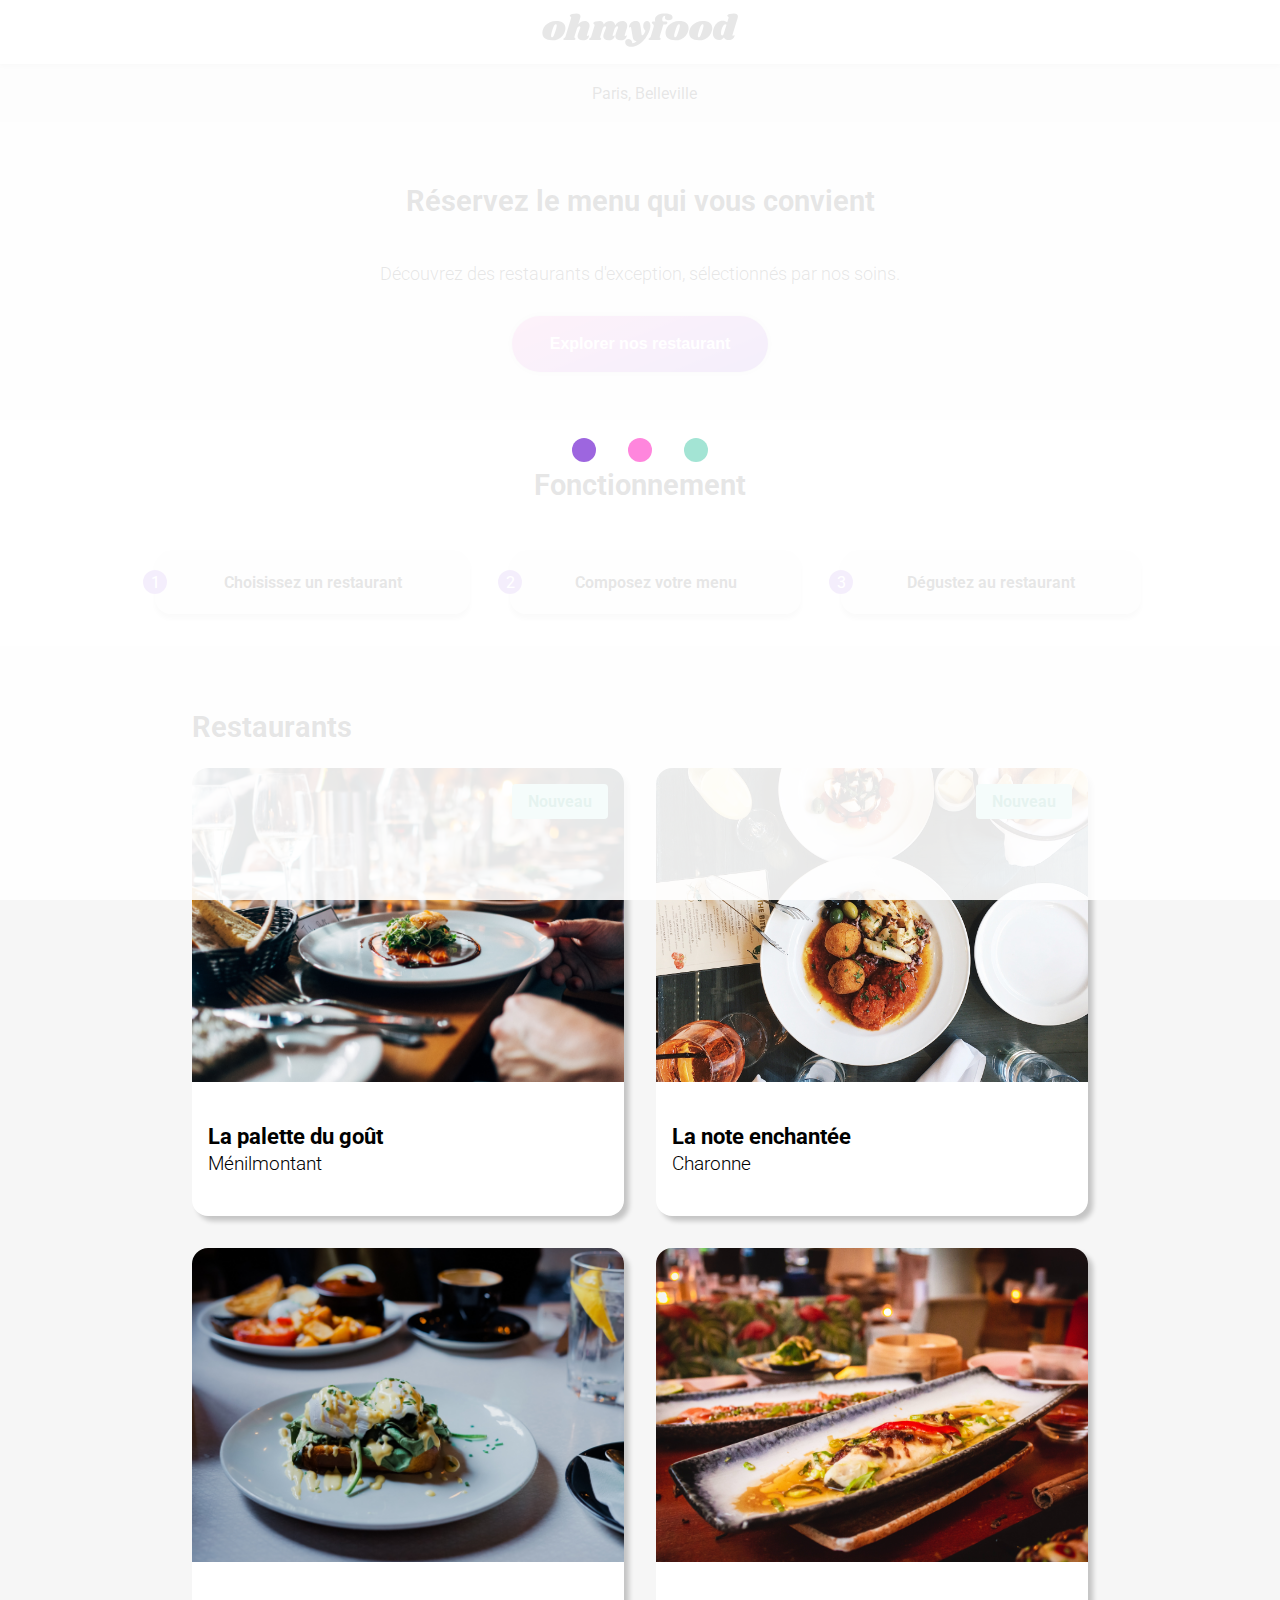
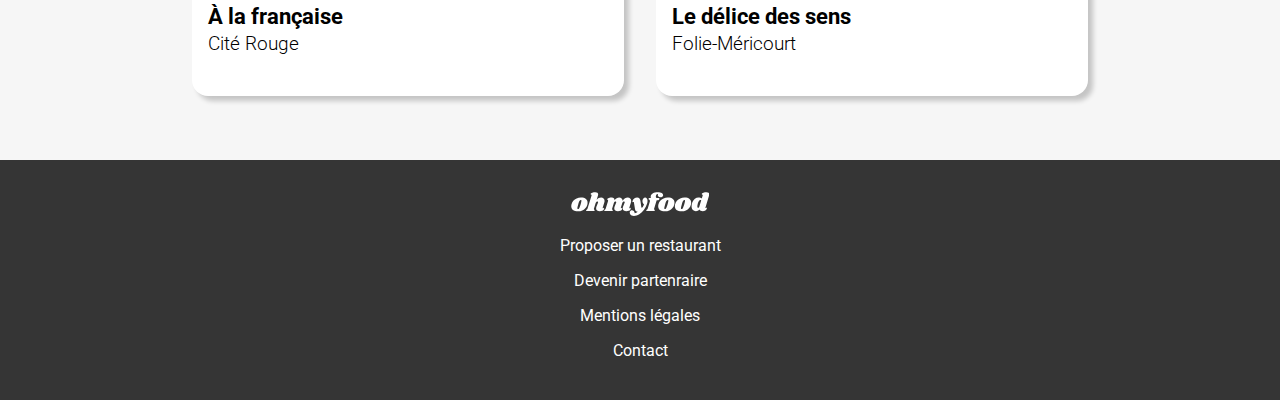
<file: index.html>
<!DOCTYPE html>
<html lang="en">
<head>
    <meta charset="UTF-8">
    <meta http-equiv="X-UA-Compatible" content="IE=edge">
    <meta name="viewport" content="width=device-width, initial-scale=1.0">
    <link rel="stylesheet" href="style.css">
    <link rel="stylesheet" href="https://cdnjs.cloudflare.com/ajax/libs/font-awesome/6.1.1/css/all.min.css" integrity="sha512-KfkfwYDsLkIlwQp6LFnl8zNdLGxu9YAA1QvwINks4PhcElQSvqcyVLLD9aMhXd13uQjoXtEKNosOWaZqXgel0g==" crossorigin="anonymous" referrerpolicy="no-referrer" />
    <title>OhMyFood</title>
</head>
<body>
    <div class="loader">
        <div class="dot dot-one"></div>
        <div class="dot dot-two"></div>
        <div class="dot dot-three"></div>
    </div>
    <header>
        <nav data-navigation="false">
            <div class="return-arrow">
                <a href="index.html">
                    <i class="fa-solid fa-arrow-left"></i>
                </a>
            </div>
        </nav>
        <div class="brand-container">
            <div class="brand">
                <img src="assets/images/logo/ohmyfood.svg" alt="logo">
            </div>
        </div>
    </header>
    <main id="index">
        <div class="location">
            <div class="location__container">
                <div class="location__container__icon">
                    <i class="fa-solid fa-location-dot"></i>
                </div>
                <div class="location__container__text">
                    <p>Paris, Belleville</p>
                </div>
            </div>
        </div>
        <section class="explore">
            <div class="explore__title">
                <h2>Réservez le menu qui vous convient</h2>
            </div>
            <div class="explore__text">
                <p>Découvrez des restaurants d'exception, sélectionnés par nos soins.</p>
            </div>
            <div class="explore__btn">
                <a href="#" class="btn btn-primary">
                    Explorer nos restaurant
                </a>
            </div>

        </section>
        <section class="working">
            <div class="working__title">
                <h2>Fonctionnement</h2>
            </div>
            <div class="working__container">
                <ul class="working__list">
                    <li class="working__list__btn">
                        <i class="fa-solid fa-mobile-screen-button"></i>
                        <span>Choisissez un restaurant</span>
                    </li>
                    <li class="working__list__btn">
                        <i class="fa-solid fa-list-ul"></i>
                        <span>Composez votre menu</span>
                    </li>
                    <li class="working__list__btn">
                        <i class="fa-solid fa-store"></i>
                        <span>Dégustez au restaurant</span>
                    </li>
                </ul>
            </div>
        </section>
        <section class="restaurants">
            <div class="restaurants__title">
                <h2>Restaurants</h2>
            </div>
            <div class="restaurants__card-container">
                <a href="la-palette-du-gout.html" class="card">
                    <div class="card__header">
                        <div class="card__header__new" data-visible="true">
                            <span>Nouveau</span>
                        </div>
                        <div class="card__header__img">
                            <img src="assets/images/restaurants/jay-wennington-N_Y88TWmGwA-unsplash.jpg" alt="La palette du goût">
                        </div>
                    </div>
                    <div class="card__body">
                        <div class="card__body__text">
                            <span>La palette du goût</span>
                            <span>Ménilmontant</span>
                        </div>
                        <div class="card__body__like">
                            <div class="btn-like">
                                <i class="fa-regular fa-heart"></i>
                                <i class="fa-solid fa-heart"></i>
                            </div>
                        </div>
                    </div>
                </a>
                <a href="la-note-enchantee.html" class="card">
                    <div class="card__header">
                        <div class="card__header__new" data-visible="true">
                            <span>Nouveau</span>
                        </div>
                        <div class="card__header__img">
                            <img src="assets/images/restaurants/stil-u2Lp8tXIcjw-unsplash.jpg" alt="La note enchantée">
                        </div>
                    </div>
                    <div class="card__body">
                        <div class="card__body__text">
                            <span>La note enchantée</span>
                            <span>Charonne</span>
                        </div>
                        <div class="card__body__like">
                            <div class="btn-like">
                                <i class="fa-regular fa-heart"></i>
                                <i class="fa-solid fa-heart"></i>
                            </div>
                        </div>
                    </div>
                </a>
                <a href="a-la-francaise.html" class="card">
                    <div class="card__header">
                        <div class="card__header__new" data-visible="false">
                            <span>Nouveau</span>
                        </div>
                        <div class="card__header__img">
                            <img src="assets/images/restaurants/toa-heftiba-DQKerTsQwi0-unsplash.jpg" alt="A la française">
                        </div>
                    </div>
                    <div class="card__body">
                        <div class="card__body__text">
                            <span>À la française</span>
                            <span>Cité Rouge</span>
                        </div>
                        <div class="card__body__like">
                            <div class="btn-like">
                                <i class="fa-regular fa-heart"></i>
                                <i class="fa-solid fa-heart"></i>
                            </div>
                        </div>
                    </div>
                </a>
                <a href="le-delice-des-sens.html" class="card">
                    <div class="card__header">
                        <div class="card__header__new" data-visible="false">
                            <span>Nouveau</span>
                        </div>
                        <div class="card__header__img">
                            <img src="assets/images/restaurants/louis-hansel-shotsoflouis-qNBGVyOCY8Q-unsplash.jpg" alt="Le délice des sens">
                        </div>
                    </div>
                    <div class="card__body">
                        <div class="card__body__text">
                            <span>Le délice des sens</span>
                            <span>Folie-Méricourt</span>
                        </div>
                        <div class="card__body__like">
                            <div class="btn-like">
                                <i class="fa-regular fa-heart"></i>
                                <i class="fa-solid fa-heart"></i>
                            </div>
                        </div>
                    </div>
                </a>
            </div>
        </section>
    </main>
    <footer class="footer">
        <div class="footer__brand">
            <svg width="196" height="34" viewBox="0 0 196 34" fill="none" xmlns="http://www.w3.org/2000/svg">
                <path d="M13.932 7.956C17.196 7.956 19.596 8.61599 21.132 9.936C22.692 11.256 23.472 12.984 23.472 15.12C23.472 15.84 23.376 16.644 23.184 17.532C22.728 19.5 21.876 21.228 20.628 22.716C19.38 24.18 17.844 25.32 16.02 26.136C14.22 26.928 12.264 27.324 10.152 27.324C6.81599 27.324 4.34399 26.664 2.73599 25.344C1.15199 24 0.359985 22.224 0.359985 20.016C0.359985 19.272 0.455985 18.444 0.647985 17.532C1.10399 15.66 1.96799 14.004 3.23999 12.564C4.53599 11.1 6.10799 9.972 7.95599 9.18C9.82799 8.364 11.82 7.956 13.932 7.956ZM13.824 11.16C13.32 11.16 12.78 11.616 12.204 12.528C11.652 13.416 10.992 15.108 10.224 17.604C9.45599 20.1 9.07199 21.852 9.07199 22.86C9.07199 23.388 9.15599 23.748 9.32399 23.94C9.49199 24.108 9.71999 24.192 10.008 24.192C10.512 24.24 11.028 23.808 11.556 22.896C12.108 21.984 12.792 20.208 13.608 17.568C14.352 15.24 14.724 13.548 14.724 12.492C14.724 11.988 14.64 11.64 14.472 11.448C14.328 11.256 14.112 11.16 13.824 11.16Z" fill="#101010"/>
                <path d="M44.9899 22.032C44.9419 22.128 44.9179 22.272 44.9179 22.464C44.9179 22.632 44.9539 22.764 45.0259 22.86C45.1219 22.956 45.2419 23.004 45.3859 23.004C45.6739 23.004 45.9139 22.884 46.1059 22.644C46.3219 22.38 46.4659 22.248 46.5379 22.248C46.6579 22.248 46.7539 22.332 46.8259 22.5C46.8979 22.644 46.9339 22.824 46.9339 23.04C46.9579 23.736 46.7299 24.42 46.2499 25.092C45.7699 25.74 45.0619 26.28 44.1259 26.712C43.2139 27.12 42.1099 27.324 40.8139 27.324C39.2299 27.324 37.9699 26.964 37.0339 26.244C36.0979 25.5 35.6179 24.516 35.5939 23.292C35.5939 22.404 35.8099 21.408 36.2419 20.304L38.2219 15.12C38.3419 14.808 38.4019 14.556 38.4019 14.364C38.4019 14.052 38.2939 13.812 38.0779 13.644C37.8859 13.452 37.6459 13.356 37.3579 13.356C36.9019 13.356 36.4339 13.572 35.9539 14.004C35.4979 14.412 35.1259 15.084 34.8379 16.02V15.948L32.5699 23.256C32.4979 23.544 32.4619 23.796 32.4619 24.012C32.4619 24.324 32.5219 24.576 32.6419 24.768C32.7619 24.936 32.9299 25.104 33.1459 25.272C33.3139 25.44 33.4339 25.584 33.5059 25.704C33.5779 25.8 33.5899 25.932 33.5419 26.1C33.4219 26.412 33.1819 26.64 32.8219 26.784C32.4619 26.928 31.9099 27 31.1659 27H22.9579C22.3339 27 21.8779 26.904 21.5899 26.712C21.3019 26.496 21.2059 26.22 21.3019 25.884C21.3979 25.596 21.6499 25.344 22.0579 25.128C22.4179 24.936 22.7179 24.708 22.9579 24.444C23.1979 24.18 23.4019 23.76 23.5699 23.184L29.0419 5.22C29.1139 5.004 29.1499 4.824 29.1499 4.68C29.1499 4.416 29.0779 4.2 28.9339 4.032C28.8139 3.864 28.6459 3.696 28.4299 3.528C28.1899 3.336 28.0099 3.168 27.8899 3.024C27.7939 2.88 27.7819 2.688 27.8539 2.448C27.9979 1.896 28.7539 1.416 30.1219 1.00799C31.4899 0.599996 32.9179 0.395996 34.4059 0.395996C35.7979 0.395996 36.8179 0.659996 37.4659 1.188C38.1379 1.716 38.4739 2.436 38.4739 3.348C38.4739 3.876 38.3899 4.392 38.2219 4.896L36.2779 11.232C37.2139 10.008 38.1979 9.156 39.2299 8.676C40.2859 8.196 41.4259 7.956 42.6499 7.956C44.1139 7.956 45.2899 8.4 46.1779 9.288C47.0899 10.176 47.5459 11.328 47.5459 12.744C47.5459 13.488 47.4259 14.22 47.1859 14.94L44.9899 22.032Z" fill="#101010"/>
                <path d="M82.7165 22.032C82.6685 22.128 82.6445 22.272 82.6445 22.464C82.6445 22.632 82.6805 22.764 82.7525 22.86C82.8485 22.956 82.9685 23.004 83.1125 23.004C83.4005 23.004 83.6405 22.884 83.8325 22.644C84.0485 22.38 84.1925 22.248 84.2645 22.248C84.3845 22.248 84.4805 22.332 84.5525 22.5C84.6245 22.644 84.6605 22.824 84.6605 23.04C84.6845 23.736 84.4565 24.42 83.9765 25.092C83.4965 25.74 82.7885 26.28 81.8525 26.712C80.9405 27.12 79.8365 27.324 78.5405 27.324C76.9565 27.324 75.6965 26.964 74.7605 26.244C73.8245 25.5 73.3445 24.516 73.3205 23.292C73.3205 22.404 73.5365 21.408 73.9685 20.304L75.9485 15.12C76.0685 14.808 76.1285 14.556 76.1285 14.364C76.1285 14.052 76.0205 13.812 75.8045 13.644C75.6125 13.452 75.3725 13.356 75.0845 13.356C74.6765 13.356 74.2565 13.536 73.8245 13.896C73.3925 14.256 73.0085 14.82 72.6725 15.588L70.6925 22.032C70.6445 22.128 70.6205 22.272 70.6205 22.464C70.6205 22.632 70.6565 22.764 70.7285 22.86C70.8245 22.956 70.9445 23.004 71.0885 23.004C71.3765 23.004 71.6165 22.884 71.8085 22.644C72.0245 22.38 72.1685 22.248 72.2405 22.248C72.3605 22.248 72.4565 22.332 72.5285 22.5C72.6005 22.644 72.6365 22.824 72.6365 23.04C72.6605 23.736 72.4325 24.42 71.9525 25.092C71.4725 25.74 70.7645 26.28 69.8285 26.712C68.9165 27.12 67.8125 27.324 66.5165 27.324C64.9325 27.324 63.6725 26.964 62.7365 26.244C61.8005 25.5 61.3205 24.516 61.2965 23.292C61.2965 22.404 61.5125 21.408 61.9445 20.304L63.9245 15.12C64.0445 14.808 64.1045 14.556 64.1045 14.364C64.1045 14.052 63.9965 13.812 63.7805 13.644C63.5885 13.452 63.3485 13.356 63.0605 13.356C62.6525 13.356 62.2325 13.536 61.8005 13.896C61.3685 14.232 61.0085 14.784 60.7205 15.552L58.3445 23.256C58.2485 23.52 58.2005 23.772 58.2005 24.012C58.2005 24.3 58.2605 24.54 58.3805 24.732C58.5005 24.9 58.6685 25.08 58.8845 25.272C59.0525 25.416 59.1725 25.548 59.2445 25.668C59.3165 25.788 59.3285 25.932 59.2805 26.1C59.1845 26.412 58.9565 26.64 58.5965 26.784C58.2365 26.928 57.6725 27 56.9045 27H48.6965C48.0725 27 47.6285 26.904 47.3645 26.712C47.0765 26.496 46.9685 26.22 47.0405 25.884C47.1365 25.596 47.3885 25.344 47.7965 25.128C48.1565 24.936 48.4565 24.708 48.6965 24.444C48.9365 24.18 49.1405 23.76 49.3085 23.184L52.5125 12.78C52.5605 12.66 52.5845 12.492 52.5845 12.276C52.5845 12.012 52.5245 11.808 52.4045 11.664C52.3085 11.52 52.1405 11.34 51.9005 11.124C51.6605 10.932 51.4925 10.764 51.3965 10.62C51.3005 10.476 51.2885 10.284 51.3605 10.044C51.5045 9.492 52.2605 9.012 53.6285 8.604C54.9965 8.172 56.4245 7.956 57.9125 7.956C59.0885 7.956 60.0125 8.28 60.6845 8.928C61.3805 9.576 61.7165 10.464 61.6925 11.592C62.6765 10.224 63.7085 9.276 64.7885 8.748C65.8925 8.22 67.0805 7.956 68.3525 7.956C69.7445 7.956 70.8725 8.364 71.7365 9.18C72.6245 9.972 73.1165 11.016 73.2125 12.312C74.2445 10.68 75.3485 9.552 76.5245 8.928C77.7005 8.28 78.9845 7.956 80.3765 7.956C81.8405 7.956 83.0165 8.4 83.9045 9.288C84.8165 10.176 85.2725 11.328 85.2725 12.744C85.2725 13.488 85.1525 14.22 84.9125 14.94L82.7165 22.032Z" fill="#101010"/>
                <path d="M104.932 7.956C105.988 7.956 106.828 8.388 107.452 9.252C108.1 10.092 108.424 11.244 108.424 12.708C108.424 13.98 108.196 15.348 107.74 16.812C106.852 19.764 105.424 22.548 103.456 25.164C101.512 27.78 99.2675 29.88 96.7235 31.464C94.2035 33.048 91.6836 33.84 89.1636 33.84C87.9156 33.84 86.8355 33.624 85.9235 33.192C85.0355 32.76 84.3635 32.184 83.9075 31.464C83.4275 30.744 83.1875 29.976 83.1875 29.16C83.1875 28.8 83.2475 28.404 83.3675 27.972C83.5835 27.3 83.9435 26.784 84.4475 26.424C84.9515 26.064 85.5516 25.884 86.2476 25.884C87.3516 25.884 88.2515 26.256 88.9475 27C89.6675 27.768 90.1236 28.812 90.3156 30.132C91.8516 30.06 93.2675 29.4 94.5635 28.152C93.3395 27.936 92.4275 27.528 91.8275 26.928C91.2515 26.304 90.8555 25.344 90.6395 24.048L89.1995 15.228C89.1275 14.772 89.0195 14.46 88.8755 14.292C88.7555 14.1 88.5876 14.004 88.3716 14.004C88.2036 14.004 87.9995 14.088 87.7595 14.256C87.5435 14.424 87.3875 14.508 87.2915 14.508C87.0995 14.508 87.0035 14.304 87.0035 13.896C87.0035 13.56 87.0635 13.2 87.1835 12.816C87.6155 11.448 88.4196 10.296 89.5956 9.36C90.7716 8.4 92.1395 7.92 93.6995 7.92C95.2355 7.92 96.3635 8.376 97.0835 9.288C97.8275 10.2 98.3076 11.604 98.5236 13.5L99.6035 21.42C99.6755 22.02 99.8915 22.32 100.252 22.32C100.684 22.32 101.188 21.936 101.764 21.168C102.34 20.376 102.904 19.26 103.456 17.82C102.736 17.172 102.184 16.428 101.8 15.588C101.416 14.748 101.224 13.848 101.224 12.888C101.224 12.144 101.32 11.472 101.512 10.872C101.8 9.912 102.244 9.192 102.844 8.712C103.468 8.208 104.164 7.956 104.932 7.956Z" fill="#101010"/>
                <path d="M122.864 0.395996C125.432 0.395996 127.352 0.791996 128.624 1.584C129.92 2.352 130.568 3.3 130.568 4.428C130.568 5.34 130.184 6.048 129.416 6.552C128.672 7.032 127.688 7.272 126.464 7.272C125.336 7.272 124.46 6.996 123.836 6.444C123.212 5.892 122.9 5.208 122.9 4.392C122.9 3.888 123.056 3.36 123.368 2.808C122.648 2.808 122.048 2.988 121.568 3.348C121.088 3.684 120.716 4.272 120.452 5.112C120.308 5.64 120.236 6.132 120.236 6.588C120.236 7.164 120.332 7.62 120.524 7.956C120.74 8.268 121.04 8.424 121.424 8.424H123.548C124.796 8.424 125.42 8.808 125.42 9.576C125.42 9.672 125.396 9.816 125.348 10.008C125.204 10.536 124.904 10.932 124.448 11.196C124.016 11.46 123.356 11.592 122.468 11.592H121.388L117.824 23.256C117.752 23.544 117.716 23.796 117.716 24.012C117.716 24.324 117.776 24.576 117.896 24.768C118.016 24.936 118.184 25.104 118.4 25.272C118.568 25.44 118.688 25.584 118.76 25.704C118.832 25.8 118.844 25.932 118.796 26.1C118.676 26.412 118.436 26.64 118.076 26.784C117.716 26.928 117.164 27 116.42 27H108.212C107.588 27 107.132 26.904 106.844 26.712C106.556 26.496 106.46 26.22 106.556 25.884C106.652 25.596 106.904 25.344 107.312 25.128C107.672 24.936 107.972 24.708 108.212 24.444C108.452 24.18 108.656 23.76 108.824 23.184L111.632 13.968C111.752 13.608 111.812 13.236 111.812 12.852C111.812 12.372 111.704 12 111.488 11.736C111.296 11.448 110.996 11.136 110.588 10.8C110.324 10.584 110.12 10.404 109.976 10.26C109.856 10.092 109.796 9.9 109.796 9.684C109.772 9.228 109.928 8.904 110.264 8.712C110.624 8.52 111.296 8.424 112.28 8.424H113.18C113.012 7.824 112.928 7.224 112.928 6.624C112.928 6.024 113.036 5.4 113.252 4.752C113.708 3.528 114.68 2.496 116.168 1.65599C117.68 0.815996 119.912 0.395996 122.864 0.395996Z" fill="#101010"/>
                <path d="M137.084 7.956C140.348 7.956 142.748 8.61599 144.284 9.936C145.844 11.256 146.624 12.984 146.624 15.12C146.624 15.84 146.528 16.644 146.336 17.532C145.88 19.5 145.028 21.228 143.78 22.716C142.532 24.18 140.996 25.32 139.172 26.136C137.372 26.928 135.416 27.324 133.304 27.324C129.968 27.324 127.496 26.664 125.888 25.344C124.304 24 123.512 22.224 123.512 20.016C123.512 19.272 123.608 18.444 123.8 17.532C124.256 15.66 125.12 14.004 126.392 12.564C127.688 11.1 129.26 9.972 131.108 9.18C132.98 8.364 134.972 7.956 137.084 7.956ZM136.976 11.16C136.472 11.16 135.932 11.616 135.356 12.528C134.804 13.416 134.144 15.108 133.376 17.604C132.608 20.1 132.224 21.852 132.224 22.86C132.224 23.388 132.308 23.748 132.476 23.94C132.644 24.108 132.872 24.192 133.16 24.192C133.664 24.24 134.18 23.808 134.708 22.896C135.26 21.984 135.944 20.208 136.76 17.568C137.504 15.24 137.876 13.548 137.876 12.492C137.876 11.988 137.792 11.64 137.624 11.448C137.48 11.256 137.264 11.16 136.976 11.16Z" fill="#101010"/>
                <path d="M160.709 7.956C163.973 7.956 166.373 8.61599 167.909 9.936C169.469 11.256 170.249 12.984 170.249 15.12C170.249 15.84 170.153 16.644 169.961 17.532C169.505 19.5 168.653 21.228 167.405 22.716C166.157 24.18 164.621 25.32 162.797 26.136C160.997 26.928 159.041 27.324 156.929 27.324C153.593 27.324 151.121 26.664 149.513 25.344C147.929 24 147.137 22.224 147.137 20.016C147.137 19.272 147.233 18.444 147.425 17.532C147.881 15.66 148.745 14.004 150.017 12.564C151.313 11.1 152.885 9.972 154.733 9.18C156.605 8.364 158.597 7.956 160.709 7.956ZM160.601 11.16C160.097 11.16 159.557 11.616 158.981 12.528C158.429 13.416 157.769 15.108 157.001 17.604C156.233 20.1 155.849 21.852 155.849 22.86C155.849 23.388 155.933 23.748 156.101 23.94C156.269 24.108 156.497 24.192 156.785 24.192C157.289 24.24 157.805 23.808 158.333 22.896C158.885 21.984 159.569 20.208 160.385 17.568C161.129 15.24 161.501 13.548 161.501 12.492C161.501 11.988 161.417 11.64 161.249 11.448C161.105 11.256 160.889 11.16 160.601 11.16Z" fill="#101010"/>
                <path d="M190.526 21.816C190.478 22.008 190.454 22.14 190.454 22.212C190.454 22.38 190.502 22.512 190.598 22.608C190.694 22.704 190.814 22.752 190.958 22.752C191.246 22.752 191.486 22.632 191.678 22.392C191.894 22.128 192.038 21.996 192.11 21.996C192.23 21.996 192.326 22.08 192.398 22.248C192.47 22.416 192.506 22.608 192.506 22.824C192.53 23.472 192.278 24.132 191.75 24.804C191.246 25.476 190.562 26.028 189.698 26.46C188.834 26.892 187.898 27.108 186.89 27.108C185.69 27.108 184.646 26.88 183.758 26.424C182.87 25.968 182.258 25.368 181.922 24.624C181.274 25.464 180.53 26.088 179.69 26.496C178.85 26.904 177.962 27.108 177.026 27.108C175.922 27.108 174.89 26.832 173.93 26.28C172.994 25.728 172.238 24.948 171.662 23.94C171.11 22.908 170.834 21.744 170.834 20.448C170.834 18.264 171.242 16.212 172.058 14.292C172.898 12.348 174.062 10.788 175.55 9.612C177.038 8.412 178.73 7.812 180.626 7.812C181.658 7.812 182.534 7.932 183.254 8.172C183.998 8.412 184.67 8.772 185.27 9.252L186.494 5.22C186.566 5.004 186.602 4.824 186.602 4.68C186.602 4.416 186.53 4.2 186.386 4.032C186.266 3.864 186.098 3.696 185.882 3.528C185.642 3.336 185.462 3.168 185.342 3.024C185.246 2.88 185.234 2.688 185.306 2.448C185.45 1.896 186.206 1.416 187.574 1.00799C188.942 0.599996 190.37 0.395996 191.858 0.395996C193.25 0.395996 194.27 0.659996 194.918 1.188C195.59 1.716 195.926 2.436 195.926 3.348C195.926 3.876 195.842 4.392 195.674 4.896L190.526 21.816ZM184.514 11.7C184.13 11.364 183.71 11.196 183.254 11.196C182.558 11.196 181.874 11.712 181.202 12.744C180.53 13.776 179.99 15.024 179.582 16.488C179.174 17.952 178.982 19.272 179.006 20.448C179.006 21.768 179.438 22.428 180.302 22.428C180.614 22.428 180.878 22.308 181.094 22.068C181.31 21.804 181.514 21.384 181.706 20.808L184.514 11.7Z" fill="#101010"/>
            </svg>
        </div>
        <div class="footer__text">
            <a href="#" class="footer__text__proposal">
                <i class="fa-solid fa-utensils"></i>
                <span>Proposer un restaurant</span>
            </a>
            <a href="#" class="footer__text__partnership">
                <i class="fa-solid fa-handshake-angle"></i>
                <span>Devenir partenraire</span>
            </a>
            <div class="footer__text__legal">
                <a href="#">Mentions légales</a>
            </div>
            <div class="footer__text__contact">
                <a href="mailto:contact@homyfood.com">Contact</a>
            </div>
        </div>
    </footer>
</body>
</html>
</file>
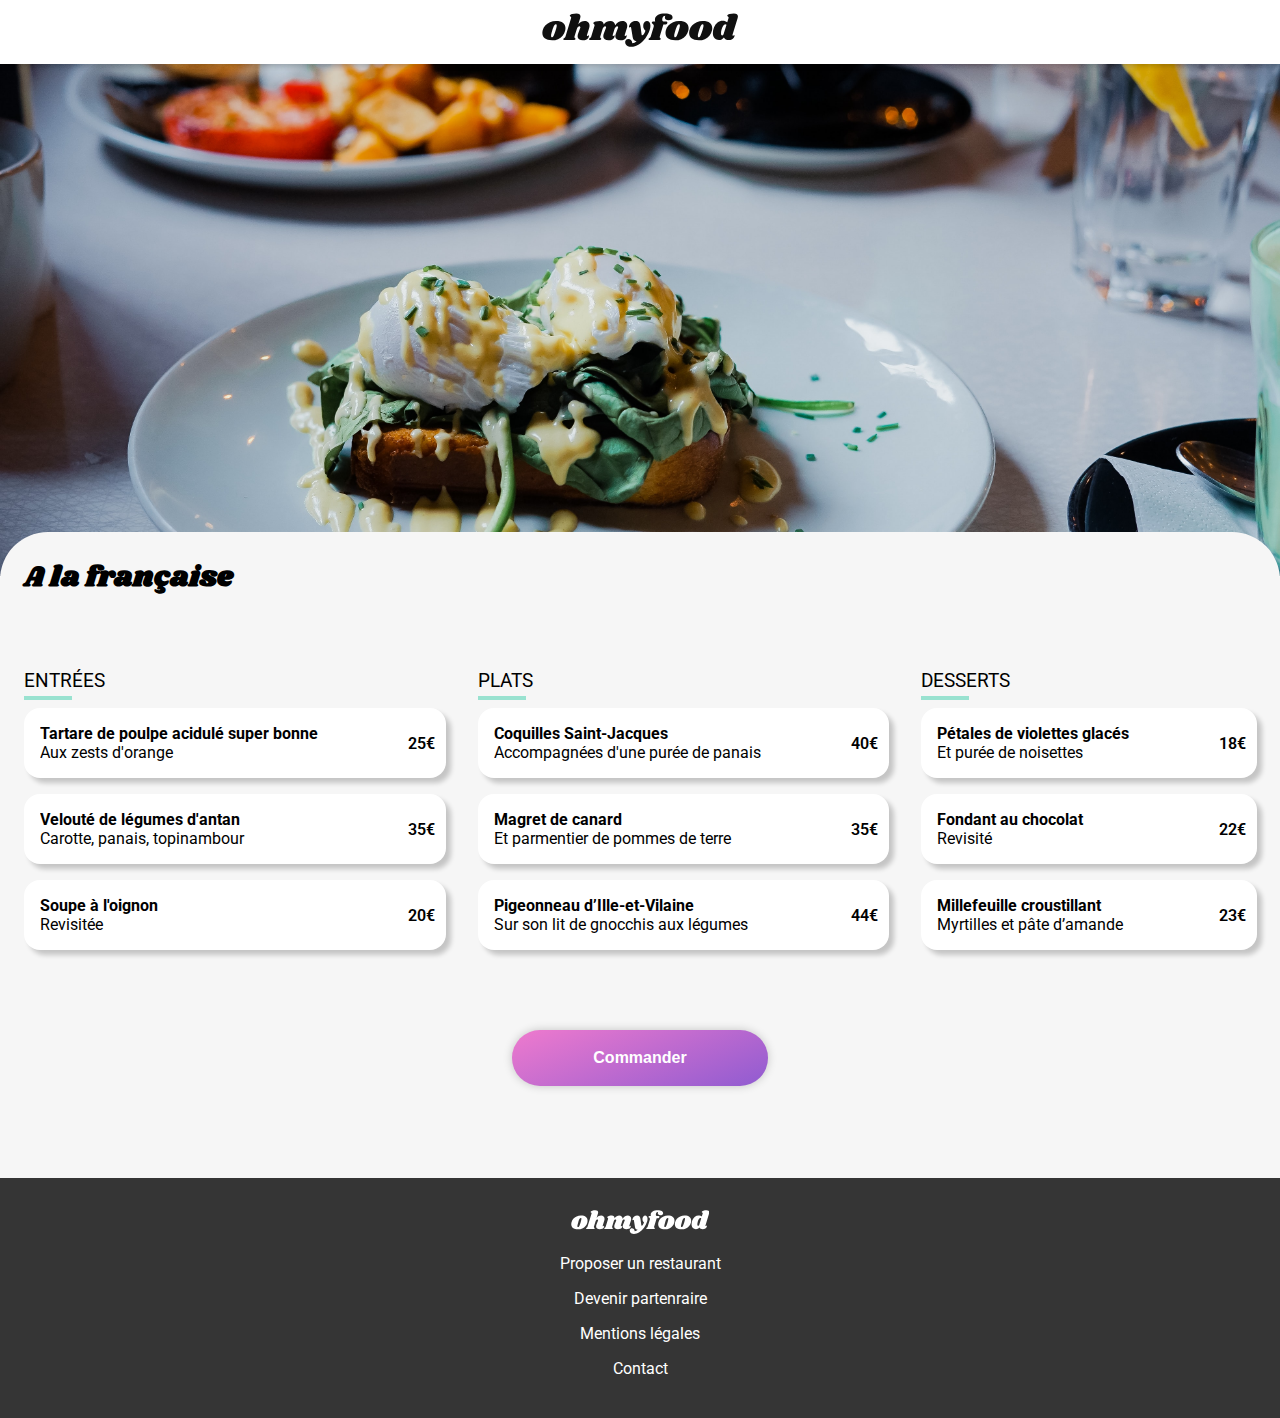
<file: a-la-francaise.html>
<!DOCTYPE html>
<html lang="en">
<head>
    <meta charset="UTF-8">
    <meta http-equiv="X-UA-Compatible" content="IE=edge">
    <meta name="viewport" content="width=device-width, initial-scale=1.0">
    <link rel="stylesheet" href="style.css">
    <link rel="stylesheet" href="https://cdnjs.cloudflare.com/ajax/libs/font-awesome/6.1.1/css/all.min.css" integrity="sha512-KfkfwYDsLkIlwQp6LFnl8zNdLGxu9YAA1QvwINks4PhcElQSvqcyVLLD9aMhXd13uQjoXtEKNosOWaZqXgel0g==" crossorigin="anonymous" referrerpolicy="no-referrer" />
    <title>A la française</title>
</head>
<body>
    <header>
        <nav data-navigation="true">
            <div class="return-arrow">
                <a href="index.html">
                    <i class="fa-solid fa-arrow-left"></i>
                </a>
            </div>
        </nav>
        <div class="brand-container">
            <div class="brand">
                <img src="assets/images/logo/ohmyfood.svg" alt="logo">
            </div>
        </div>
    </header>
    <main class="restaurant">
        <div class="cover">
                <img src="assets/images/restaurants/toa-heftiba-DQKerTsQwi0-unsplash.jpg" alt="A la française">
        </div>
        <section class="menu">
            <div class="menu__head">
                <div class="menu__head__title">
                    <h1>A la française</h1>
                </div>
                <div class="menu__head__like">
                    <div class="btn-like">
                        <i class="fa-regular fa-heart"></i>
                        <i class="fa-solid fa-heart"></i>
                    </div>
                </div>
            </div>
            <div class="menu__body">
                <div class="menu__body__container">
                    <div class="menu__body__container__title">
                        <h3>Entrées</h3>
                    </div>
                    <div class="menu__body__container__flex">
                        <div class="card-small delay-01">
                            <div class="card-small__body">
                                <div class="card-small__body__text">
                                    <h4>Tartare de poulpe acidulé super bonne</h4>
                                    <p>Aux zests d'orange</p>
                                </div>
                                <div class="card-small__body__price">
                                    <span>25&euro;</span>
                                </div>
                                <div class="card-small__body__check">
                                    <i class="fa-solid fa-circle-check"></i>
                                </div>
                            </div>
                        </div>
                        <div class="card-small delay-02">
                            <div class="card-small__body">
                                <div class="card-small__body__text">
                                    <h4>Velouté de légumes d'antan</h4>
                                    <p>Carotte, panais, topinambour</p>
                                </div>
                                <div class="card-small__body__price">
                                    <span>35&euro;</span>
                                </div>
                                <div class="card-small__body__check">
                                    <i class="fa-solid fa-circle-check"></i>
                                </div>
                            </div>
                        </div>
                        <div class="card-small delay-03">
                            <div class="card-small__body">
                                <div class="card-small__body__text">
                                    <h4>Soupe à l'oignon</h4>
                                    <p>Revisitée</p>
                                </div>
                                <div class="card-small__body__price">
                                    <span>20&euro;</span>
                                </div>
                                <div class="card-small__body__check">
                                    <i class="fa-solid fa-circle-check"></i>
                                </div>
                            </div>
                        </div>
                    </div>
                </div>
                <!-- PLATS -->
                <div class="menu__body__container">
                    <div class="menu__body__container__title">
                        <h3>Plats</h3>
                    </div>
                    <div class="menu__body__container__flex">
                        <div class="card-small delay-04">
                            <div class="card-small__body">
                                <div class="card-small__body__text">
                                    <h4>Coquilles Saint-Jacques</h4>
                                    <p>Accompagnées d'une purée de panais</p>
                                </div>
                                <div class="card-small__body__price">
                                    <span>40&euro;</span>
                                </div>
                                <div class="card-small__body__check">
                                    <i class="fa-solid fa-circle-check"></i>
                                </div>
                            </div>
                        </div>
                        <div class="card-small delay-05">
                            <div class="card-small__body">
                                <div class="card-small__body__text">
                                    <h4>Magret de canard</h4>
                                    <p>Et parmentier de pommes de terre</p>
                                </div>
                                <div class="card-small__body__price">
                                    <span>35&euro;</span>
                                </div>
                                <div class="card-small__body__check">
                                    <i class="fa-solid fa-circle-check"></i>
                                </div>
                            </div>
                        </div>
                        <div class="card-small delay-06">
                            <div class="card-small__body">
                                <div class="card-small__body__text">
                                    <h4>Pigeonneau d’Ille-et-Vilaine</h4>
                                    <p>Sur son lit de gnocchis aux légumes</p>
                                </div>
                                <div class="card-small__body__price">
                                    <span>44&euro;</span>
                                </div>
                                <div class="card-small__body__check">
                                    <i class="fa-solid fa-circle-check"></i>
                                </div>
                            </div>
                        </div>
                    </div>
                </div>
    
                <!-- DESSERTS -->
                <div class="menu__body__container">
                    <div class="menu__body__container__title">
                        <h3>Desserts</h3>
                    </div>
                    <div class="menu__body__container__flex">
                        <div class="card-small delay-07">
                            <div class="card-small__body">
                                <div class="card-small__body__text">
                                    <h4>Pétales de violettes glacés</h4>
                                    <p>Et purée de noisettes</p>
                                </div>
                                <div class="card-small__body__price">
                                    <span>18&euro;</span>
                                </div>
                                <div class="card-small__body__check">
                                    <i class="fa-solid fa-circle-check"></i>
                                </div>
                            </div>
                        </div>
                        <div class="card-small delay-08">
                            <div class="card-small__body">
                                <div class="card-small__body__text">
                                    <h4>Fondant au chocolat</h4>
                                    <p>Revisité</p>
                                </div>
                                <div class="card-small__body__price">
                                    <span>22&euro;</span>
                                </div>
                                <div class="card-small__body__check">
                                    <i class="fa-solid fa-circle-check"></i>
                                </div>
                            </div>
                        </div>
                        <div class="card-small delay-09">
                            <div class="card-small__body">
                                <div class="card-small__body__text">
                                    <h4>Millefeuille croustillant</h4>
                                    <p>Myrtilles et pâte d’amande</p>
                                </div>
                                <div class="card-small__body__price">
                                    <span>23&euro;</span>
                                </div>
                                <div class="card-small__body__check">
                                    <i class="fa-solid fa-circle-check"></i>
                                </div>
                            </div>
                        </div>
                    </div>
                </div>
            </div>
            <div class="btn__container">
                <div class="btn btn-primary">
                    Commander
                </div>
            </div>
        </section>
    </main>
    <footer class="footer">
        <div class="footer__brand">
            <svg width="196" height="34" viewBox="0 0 196 34" fill="none" xmlns="http://www.w3.org/2000/svg">
                <path d="M13.932 7.956C17.196 7.956 19.596 8.61599 21.132 9.936C22.692 11.256 23.472 12.984 23.472 15.12C23.472 15.84 23.376 16.644 23.184 17.532C22.728 19.5 21.876 21.228 20.628 22.716C19.38 24.18 17.844 25.32 16.02 26.136C14.22 26.928 12.264 27.324 10.152 27.324C6.81599 27.324 4.34399 26.664 2.73599 25.344C1.15199 24 0.359985 22.224 0.359985 20.016C0.359985 19.272 0.455985 18.444 0.647985 17.532C1.10399 15.66 1.96799 14.004 3.23999 12.564C4.53599 11.1 6.10799 9.972 7.95599 9.18C9.82799 8.364 11.82 7.956 13.932 7.956ZM13.824 11.16C13.32 11.16 12.78 11.616 12.204 12.528C11.652 13.416 10.992 15.108 10.224 17.604C9.45599 20.1 9.07199 21.852 9.07199 22.86C9.07199 23.388 9.15599 23.748 9.32399 23.94C9.49199 24.108 9.71999 24.192 10.008 24.192C10.512 24.24 11.028 23.808 11.556 22.896C12.108 21.984 12.792 20.208 13.608 17.568C14.352 15.24 14.724 13.548 14.724 12.492C14.724 11.988 14.64 11.64 14.472 11.448C14.328 11.256 14.112 11.16 13.824 11.16Z" fill="#101010"/>
                <path d="M44.9899 22.032C44.9419 22.128 44.9179 22.272 44.9179 22.464C44.9179 22.632 44.9539 22.764 45.0259 22.86C45.1219 22.956 45.2419 23.004 45.3859 23.004C45.6739 23.004 45.9139 22.884 46.1059 22.644C46.3219 22.38 46.4659 22.248 46.5379 22.248C46.6579 22.248 46.7539 22.332 46.8259 22.5C46.8979 22.644 46.9339 22.824 46.9339 23.04C46.9579 23.736 46.7299 24.42 46.2499 25.092C45.7699 25.74 45.0619 26.28 44.1259 26.712C43.2139 27.12 42.1099 27.324 40.8139 27.324C39.2299 27.324 37.9699 26.964 37.0339 26.244C36.0979 25.5 35.6179 24.516 35.5939 23.292C35.5939 22.404 35.8099 21.408 36.2419 20.304L38.2219 15.12C38.3419 14.808 38.4019 14.556 38.4019 14.364C38.4019 14.052 38.2939 13.812 38.0779 13.644C37.8859 13.452 37.6459 13.356 37.3579 13.356C36.9019 13.356 36.4339 13.572 35.9539 14.004C35.4979 14.412 35.1259 15.084 34.8379 16.02V15.948L32.5699 23.256C32.4979 23.544 32.4619 23.796 32.4619 24.012C32.4619 24.324 32.5219 24.576 32.6419 24.768C32.7619 24.936 32.9299 25.104 33.1459 25.272C33.3139 25.44 33.4339 25.584 33.5059 25.704C33.5779 25.8 33.5899 25.932 33.5419 26.1C33.4219 26.412 33.1819 26.64 32.8219 26.784C32.4619 26.928 31.9099 27 31.1659 27H22.9579C22.3339 27 21.8779 26.904 21.5899 26.712C21.3019 26.496 21.2059 26.22 21.3019 25.884C21.3979 25.596 21.6499 25.344 22.0579 25.128C22.4179 24.936 22.7179 24.708 22.9579 24.444C23.1979 24.18 23.4019 23.76 23.5699 23.184L29.0419 5.22C29.1139 5.004 29.1499 4.824 29.1499 4.68C29.1499 4.416 29.0779 4.2 28.9339 4.032C28.8139 3.864 28.6459 3.696 28.4299 3.528C28.1899 3.336 28.0099 3.168 27.8899 3.024C27.7939 2.88 27.7819 2.688 27.8539 2.448C27.9979 1.896 28.7539 1.416 30.1219 1.00799C31.4899 0.599996 32.9179 0.395996 34.4059 0.395996C35.7979 0.395996 36.8179 0.659996 37.4659 1.188C38.1379 1.716 38.4739 2.436 38.4739 3.348C38.4739 3.876 38.3899 4.392 38.2219 4.896L36.2779 11.232C37.2139 10.008 38.1979 9.156 39.2299 8.676C40.2859 8.196 41.4259 7.956 42.6499 7.956C44.1139 7.956 45.2899 8.4 46.1779 9.288C47.0899 10.176 47.5459 11.328 47.5459 12.744C47.5459 13.488 47.4259 14.22 47.1859 14.94L44.9899 22.032Z" fill="#101010"/>
                <path d="M82.7165 22.032C82.6685 22.128 82.6445 22.272 82.6445 22.464C82.6445 22.632 82.6805 22.764 82.7525 22.86C82.8485 22.956 82.9685 23.004 83.1125 23.004C83.4005 23.004 83.6405 22.884 83.8325 22.644C84.0485 22.38 84.1925 22.248 84.2645 22.248C84.3845 22.248 84.4805 22.332 84.5525 22.5C84.6245 22.644 84.6605 22.824 84.6605 23.04C84.6845 23.736 84.4565 24.42 83.9765 25.092C83.4965 25.74 82.7885 26.28 81.8525 26.712C80.9405 27.12 79.8365 27.324 78.5405 27.324C76.9565 27.324 75.6965 26.964 74.7605 26.244C73.8245 25.5 73.3445 24.516 73.3205 23.292C73.3205 22.404 73.5365 21.408 73.9685 20.304L75.9485 15.12C76.0685 14.808 76.1285 14.556 76.1285 14.364C76.1285 14.052 76.0205 13.812 75.8045 13.644C75.6125 13.452 75.3725 13.356 75.0845 13.356C74.6765 13.356 74.2565 13.536 73.8245 13.896C73.3925 14.256 73.0085 14.82 72.6725 15.588L70.6925 22.032C70.6445 22.128 70.6205 22.272 70.6205 22.464C70.6205 22.632 70.6565 22.764 70.7285 22.86C70.8245 22.956 70.9445 23.004 71.0885 23.004C71.3765 23.004 71.6165 22.884 71.8085 22.644C72.0245 22.38 72.1685 22.248 72.2405 22.248C72.3605 22.248 72.4565 22.332 72.5285 22.5C72.6005 22.644 72.6365 22.824 72.6365 23.04C72.6605 23.736 72.4325 24.42 71.9525 25.092C71.4725 25.74 70.7645 26.28 69.8285 26.712C68.9165 27.12 67.8125 27.324 66.5165 27.324C64.9325 27.324 63.6725 26.964 62.7365 26.244C61.8005 25.5 61.3205 24.516 61.2965 23.292C61.2965 22.404 61.5125 21.408 61.9445 20.304L63.9245 15.12C64.0445 14.808 64.1045 14.556 64.1045 14.364C64.1045 14.052 63.9965 13.812 63.7805 13.644C63.5885 13.452 63.3485 13.356 63.0605 13.356C62.6525 13.356 62.2325 13.536 61.8005 13.896C61.3685 14.232 61.0085 14.784 60.7205 15.552L58.3445 23.256C58.2485 23.52 58.2005 23.772 58.2005 24.012C58.2005 24.3 58.2605 24.54 58.3805 24.732C58.5005 24.9 58.6685 25.08 58.8845 25.272C59.0525 25.416 59.1725 25.548 59.2445 25.668C59.3165 25.788 59.3285 25.932 59.2805 26.1C59.1845 26.412 58.9565 26.64 58.5965 26.784C58.2365 26.928 57.6725 27 56.9045 27H48.6965C48.0725 27 47.6285 26.904 47.3645 26.712C47.0765 26.496 46.9685 26.22 47.0405 25.884C47.1365 25.596 47.3885 25.344 47.7965 25.128C48.1565 24.936 48.4565 24.708 48.6965 24.444C48.9365 24.18 49.1405 23.76 49.3085 23.184L52.5125 12.78C52.5605 12.66 52.5845 12.492 52.5845 12.276C52.5845 12.012 52.5245 11.808 52.4045 11.664C52.3085 11.52 52.1405 11.34 51.9005 11.124C51.6605 10.932 51.4925 10.764 51.3965 10.62C51.3005 10.476 51.2885 10.284 51.3605 10.044C51.5045 9.492 52.2605 9.012 53.6285 8.604C54.9965 8.172 56.4245 7.956 57.9125 7.956C59.0885 7.956 60.0125 8.28 60.6845 8.928C61.3805 9.576 61.7165 10.464 61.6925 11.592C62.6765 10.224 63.7085 9.276 64.7885 8.748C65.8925 8.22 67.0805 7.956 68.3525 7.956C69.7445 7.956 70.8725 8.364 71.7365 9.18C72.6245 9.972 73.1165 11.016 73.2125 12.312C74.2445 10.68 75.3485 9.552 76.5245 8.928C77.7005 8.28 78.9845 7.956 80.3765 7.956C81.8405 7.956 83.0165 8.4 83.9045 9.288C84.8165 10.176 85.2725 11.328 85.2725 12.744C85.2725 13.488 85.1525 14.22 84.9125 14.94L82.7165 22.032Z" fill="#101010"/>
                <path d="M104.932 7.956C105.988 7.956 106.828 8.388 107.452 9.252C108.1 10.092 108.424 11.244 108.424 12.708C108.424 13.98 108.196 15.348 107.74 16.812C106.852 19.764 105.424 22.548 103.456 25.164C101.512 27.78 99.2675 29.88 96.7235 31.464C94.2035 33.048 91.6836 33.84 89.1636 33.84C87.9156 33.84 86.8355 33.624 85.9235 33.192C85.0355 32.76 84.3635 32.184 83.9075 31.464C83.4275 30.744 83.1875 29.976 83.1875 29.16C83.1875 28.8 83.2475 28.404 83.3675 27.972C83.5835 27.3 83.9435 26.784 84.4475 26.424C84.9515 26.064 85.5516 25.884 86.2476 25.884C87.3516 25.884 88.2515 26.256 88.9475 27C89.6675 27.768 90.1236 28.812 90.3156 30.132C91.8516 30.06 93.2675 29.4 94.5635 28.152C93.3395 27.936 92.4275 27.528 91.8275 26.928C91.2515 26.304 90.8555 25.344 90.6395 24.048L89.1995 15.228C89.1275 14.772 89.0195 14.46 88.8755 14.292C88.7555 14.1 88.5876 14.004 88.3716 14.004C88.2036 14.004 87.9995 14.088 87.7595 14.256C87.5435 14.424 87.3875 14.508 87.2915 14.508C87.0995 14.508 87.0035 14.304 87.0035 13.896C87.0035 13.56 87.0635 13.2 87.1835 12.816C87.6155 11.448 88.4196 10.296 89.5956 9.36C90.7716 8.4 92.1395 7.92 93.6995 7.92C95.2355 7.92 96.3635 8.376 97.0835 9.288C97.8275 10.2 98.3076 11.604 98.5236 13.5L99.6035 21.42C99.6755 22.02 99.8915 22.32 100.252 22.32C100.684 22.32 101.188 21.936 101.764 21.168C102.34 20.376 102.904 19.26 103.456 17.82C102.736 17.172 102.184 16.428 101.8 15.588C101.416 14.748 101.224 13.848 101.224 12.888C101.224 12.144 101.32 11.472 101.512 10.872C101.8 9.912 102.244 9.192 102.844 8.712C103.468 8.208 104.164 7.956 104.932 7.956Z" fill="#101010"/>
                <path d="M122.864 0.395996C125.432 0.395996 127.352 0.791996 128.624 1.584C129.92 2.352 130.568 3.3 130.568 4.428C130.568 5.34 130.184 6.048 129.416 6.552C128.672 7.032 127.688 7.272 126.464 7.272C125.336 7.272 124.46 6.996 123.836 6.444C123.212 5.892 122.9 5.208 122.9 4.392C122.9 3.888 123.056 3.36 123.368 2.808C122.648 2.808 122.048 2.988 121.568 3.348C121.088 3.684 120.716 4.272 120.452 5.112C120.308 5.64 120.236 6.132 120.236 6.588C120.236 7.164 120.332 7.62 120.524 7.956C120.74 8.268 121.04 8.424 121.424 8.424H123.548C124.796 8.424 125.42 8.808 125.42 9.576C125.42 9.672 125.396 9.816 125.348 10.008C125.204 10.536 124.904 10.932 124.448 11.196C124.016 11.46 123.356 11.592 122.468 11.592H121.388L117.824 23.256C117.752 23.544 117.716 23.796 117.716 24.012C117.716 24.324 117.776 24.576 117.896 24.768C118.016 24.936 118.184 25.104 118.4 25.272C118.568 25.44 118.688 25.584 118.76 25.704C118.832 25.8 118.844 25.932 118.796 26.1C118.676 26.412 118.436 26.64 118.076 26.784C117.716 26.928 117.164 27 116.42 27H108.212C107.588 27 107.132 26.904 106.844 26.712C106.556 26.496 106.46 26.22 106.556 25.884C106.652 25.596 106.904 25.344 107.312 25.128C107.672 24.936 107.972 24.708 108.212 24.444C108.452 24.18 108.656 23.76 108.824 23.184L111.632 13.968C111.752 13.608 111.812 13.236 111.812 12.852C111.812 12.372 111.704 12 111.488 11.736C111.296 11.448 110.996 11.136 110.588 10.8C110.324 10.584 110.12 10.404 109.976 10.26C109.856 10.092 109.796 9.9 109.796 9.684C109.772 9.228 109.928 8.904 110.264 8.712C110.624 8.52 111.296 8.424 112.28 8.424H113.18C113.012 7.824 112.928 7.224 112.928 6.624C112.928 6.024 113.036 5.4 113.252 4.752C113.708 3.528 114.68 2.496 116.168 1.65599C117.68 0.815996 119.912 0.395996 122.864 0.395996Z" fill="#101010"/>
                <path d="M137.084 7.956C140.348 7.956 142.748 8.61599 144.284 9.936C145.844 11.256 146.624 12.984 146.624 15.12C146.624 15.84 146.528 16.644 146.336 17.532C145.88 19.5 145.028 21.228 143.78 22.716C142.532 24.18 140.996 25.32 139.172 26.136C137.372 26.928 135.416 27.324 133.304 27.324C129.968 27.324 127.496 26.664 125.888 25.344C124.304 24 123.512 22.224 123.512 20.016C123.512 19.272 123.608 18.444 123.8 17.532C124.256 15.66 125.12 14.004 126.392 12.564C127.688 11.1 129.26 9.972 131.108 9.18C132.98 8.364 134.972 7.956 137.084 7.956ZM136.976 11.16C136.472 11.16 135.932 11.616 135.356 12.528C134.804 13.416 134.144 15.108 133.376 17.604C132.608 20.1 132.224 21.852 132.224 22.86C132.224 23.388 132.308 23.748 132.476 23.94C132.644 24.108 132.872 24.192 133.16 24.192C133.664 24.24 134.18 23.808 134.708 22.896C135.26 21.984 135.944 20.208 136.76 17.568C137.504 15.24 137.876 13.548 137.876 12.492C137.876 11.988 137.792 11.64 137.624 11.448C137.48 11.256 137.264 11.16 136.976 11.16Z" fill="#101010"/>
                <path d="M160.709 7.956C163.973 7.956 166.373 8.61599 167.909 9.936C169.469 11.256 170.249 12.984 170.249 15.12C170.249 15.84 170.153 16.644 169.961 17.532C169.505 19.5 168.653 21.228 167.405 22.716C166.157 24.18 164.621 25.32 162.797 26.136C160.997 26.928 159.041 27.324 156.929 27.324C153.593 27.324 151.121 26.664 149.513 25.344C147.929 24 147.137 22.224 147.137 20.016C147.137 19.272 147.233 18.444 147.425 17.532C147.881 15.66 148.745 14.004 150.017 12.564C151.313 11.1 152.885 9.972 154.733 9.18C156.605 8.364 158.597 7.956 160.709 7.956ZM160.601 11.16C160.097 11.16 159.557 11.616 158.981 12.528C158.429 13.416 157.769 15.108 157.001 17.604C156.233 20.1 155.849 21.852 155.849 22.86C155.849 23.388 155.933 23.748 156.101 23.94C156.269 24.108 156.497 24.192 156.785 24.192C157.289 24.24 157.805 23.808 158.333 22.896C158.885 21.984 159.569 20.208 160.385 17.568C161.129 15.24 161.501 13.548 161.501 12.492C161.501 11.988 161.417 11.64 161.249 11.448C161.105 11.256 160.889 11.16 160.601 11.16Z" fill="#101010"/>
                <path d="M190.526 21.816C190.478 22.008 190.454 22.14 190.454 22.212C190.454 22.38 190.502 22.512 190.598 22.608C190.694 22.704 190.814 22.752 190.958 22.752C191.246 22.752 191.486 22.632 191.678 22.392C191.894 22.128 192.038 21.996 192.11 21.996C192.23 21.996 192.326 22.08 192.398 22.248C192.47 22.416 192.506 22.608 192.506 22.824C192.53 23.472 192.278 24.132 191.75 24.804C191.246 25.476 190.562 26.028 189.698 26.46C188.834 26.892 187.898 27.108 186.89 27.108C185.69 27.108 184.646 26.88 183.758 26.424C182.87 25.968 182.258 25.368 181.922 24.624C181.274 25.464 180.53 26.088 179.69 26.496C178.85 26.904 177.962 27.108 177.026 27.108C175.922 27.108 174.89 26.832 173.93 26.28C172.994 25.728 172.238 24.948 171.662 23.94C171.11 22.908 170.834 21.744 170.834 20.448C170.834 18.264 171.242 16.212 172.058 14.292C172.898 12.348 174.062 10.788 175.55 9.612C177.038 8.412 178.73 7.812 180.626 7.812C181.658 7.812 182.534 7.932 183.254 8.172C183.998 8.412 184.67 8.772 185.27 9.252L186.494 5.22C186.566 5.004 186.602 4.824 186.602 4.68C186.602 4.416 186.53 4.2 186.386 4.032C186.266 3.864 186.098 3.696 185.882 3.528C185.642 3.336 185.462 3.168 185.342 3.024C185.246 2.88 185.234 2.688 185.306 2.448C185.45 1.896 186.206 1.416 187.574 1.00799C188.942 0.599996 190.37 0.395996 191.858 0.395996C193.25 0.395996 194.27 0.659996 194.918 1.188C195.59 1.716 195.926 2.436 195.926 3.348C195.926 3.876 195.842 4.392 195.674 4.896L190.526 21.816ZM184.514 11.7C184.13 11.364 183.71 11.196 183.254 11.196C182.558 11.196 181.874 11.712 181.202 12.744C180.53 13.776 179.99 15.024 179.582 16.488C179.174 17.952 178.982 19.272 179.006 20.448C179.006 21.768 179.438 22.428 180.302 22.428C180.614 22.428 180.878 22.308 181.094 22.068C181.31 21.804 181.514 21.384 181.706 20.808L184.514 11.7Z" fill="#101010"/>
            </svg>
        </div>
        <div class="footer__text">
            <a href="#" class="footer__text__proposal">
                <i class="fa-solid fa-utensils"></i>
                <span>Proposer un restaurant</span>
            </a>
            <a href="#" class="footer__text__partnership">
                <i class="fa-solid fa-handshake-angle"></i>
                <span>Devenir partenraire</span>
            </a>
            <div class="footer__text__legal">
                <a href="#">Mentions légales</a>
            </div>
            <div class="footer__text__contact">
                <a href="mailto:contact@homyfood.com">Contact</a>
            </div>
        </div>
    </footer>
</body>
</html>
</file>
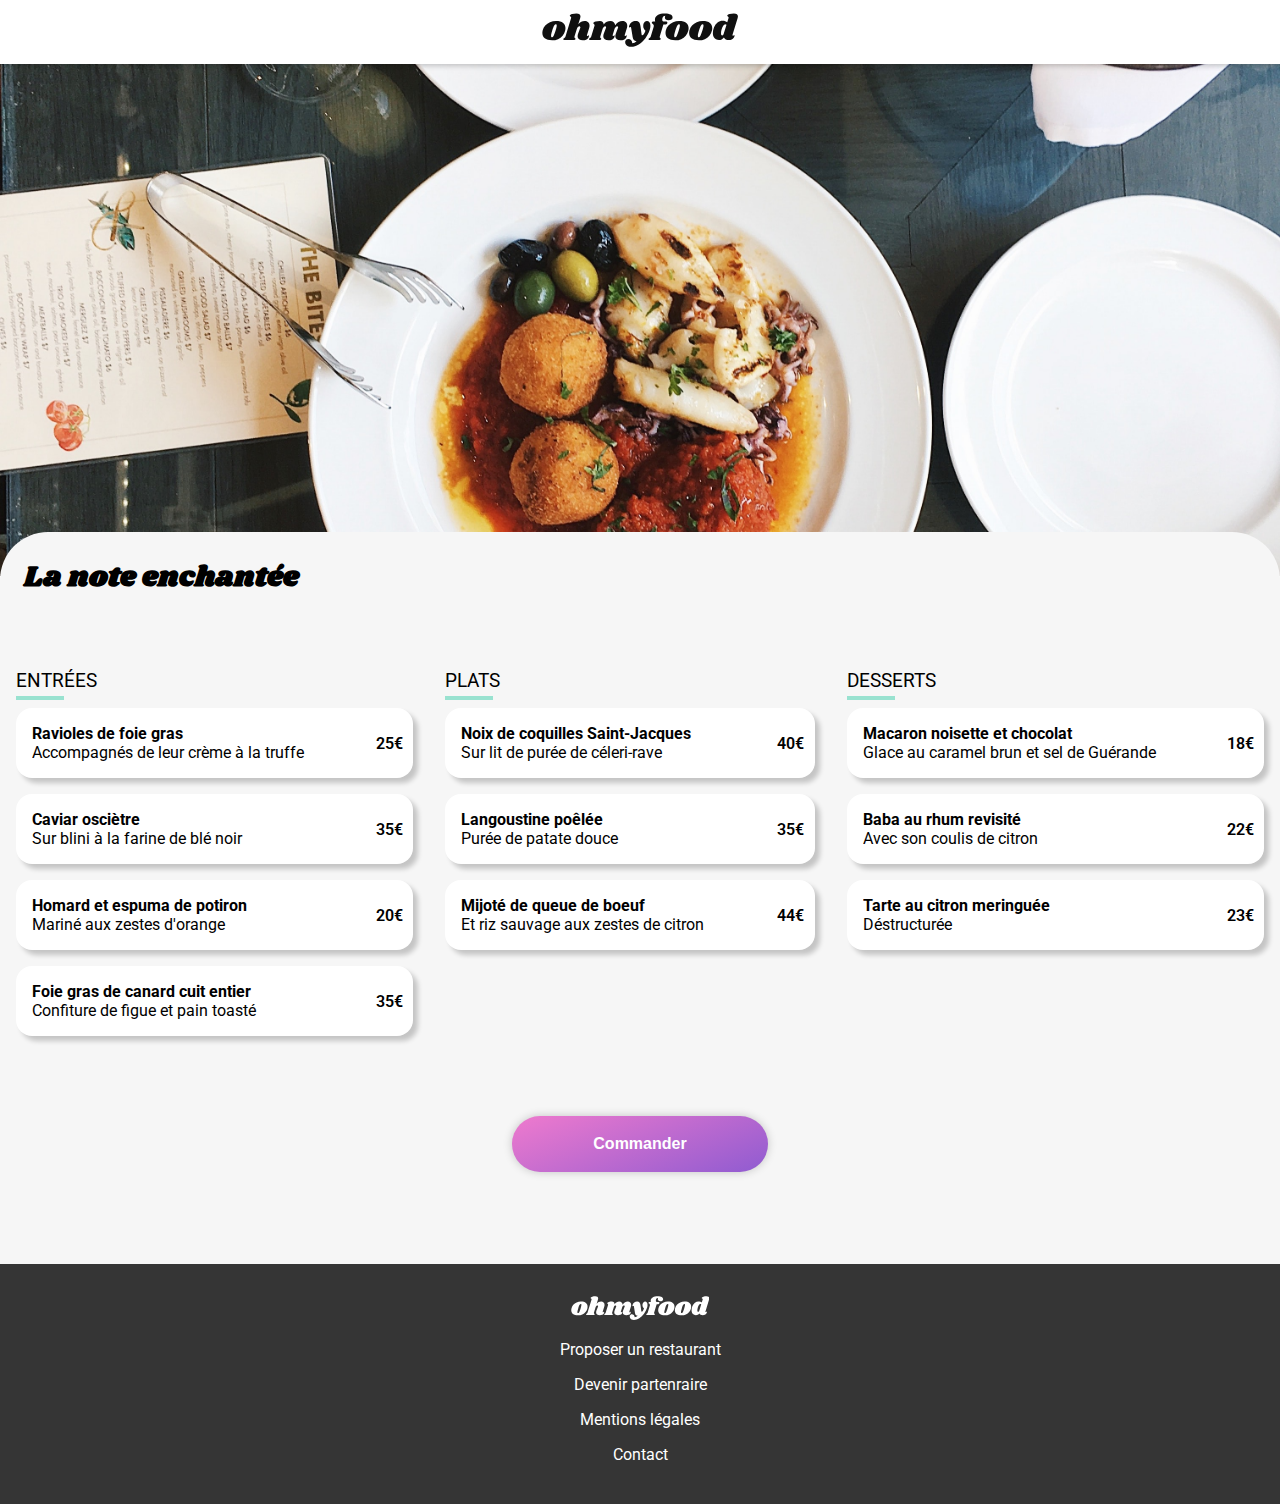
<file: la-note-enchantee.html>
<!DOCTYPE html>
<html lang="en">
<head>
    <meta charset="UTF-8">
    <meta http-equiv="X-UA-Compatible" content="IE=edge">
    <meta name="viewport" content="width=device-width, initial-scale=1.0">
    <link rel="stylesheet" href="style.css">
    <link rel="stylesheet" href="https://cdnjs.cloudflare.com/ajax/libs/font-awesome/6.1.1/css/all.min.css" integrity="sha512-KfkfwYDsLkIlwQp6LFnl8zNdLGxu9YAA1QvwINks4PhcElQSvqcyVLLD9aMhXd13uQjoXtEKNosOWaZqXgel0g==" crossorigin="anonymous" referrerpolicy="no-referrer" />
    <title>La note enchantée</title>
</head>
<body>
    <header>
        <nav data-navigation="true">
            <div class="return-arrow">
                <a href="index.html">
                    <i class="fa-solid fa-arrow-left"></i>
                </a>
            </div>
        </nav>
        <div class="brand-container">
            <div class="brand">
                <img src="assets/images/logo/ohmyfood.svg" alt="logo">
            </div>
        </div>
    </header>
    <main class="restaurant">
        <div class="cover">
                <img src="assets/images/restaurants/stil-u2Lp8tXIcjw-unsplash.jpg" alt="La note enchantée">
        </div>
        <section class="menu">
            <div class="menu__head">
                <div class="menu__head__title">
                    <h1>La note enchantée</h1>
                </div>
                <div class="menu__head__like">
                    <div class="btn-like">
                        <i class="fa-regular fa-heart"></i>
                        <i class="fa-solid fa-heart"></i>
                    </div>
                </div>
            </div>
            <div class="menu__body">
                <div class="menu__body__container">
                    <div class="menu__body__container__title">
                        <h3>Entrées</h3>
                    </div>
                    <div class="menu__body__container__flex">
                        <div class="card-small delay-01">
                            <div class="card-small__body">
                                <div class="card-small__body__text">
                                    <h4>Ravioles de foie gras</h4>
                                    <p>Accompagnés de leur crème à la truffe</p>
                                </div>
                                <div class="card-small__body__price">
                                    <span>25&euro;</span>
                                </div>
                                <div class="card-small__body__check">
                                    <i class="fa-solid fa-circle-check"></i>
                                </div>
                            </div>
                        </div>
                        <div class="card-small delay-02">
                            <div class="card-small__body">
                                <div class="card-small__body__text">
                                    <h4>Caviar osciètre</h4>
                                    <p>Sur blini à la farine de blé noir</p>
                                </div>
                                <div class="card-small__body__price">
                                    <span>35&euro;</span>
                                </div>
                                <div class="card-small__body__check">
                                    <i class="fa-solid fa-circle-check"></i>
                                </div>
                            </div>
                        </div>
                        <div class="card-small delay-03">
                            <div class="card-small__body">
                                <div class="card-small__body__text">
                                    <h4>Homard et espuma de potiron</h4>
                                    <p>Mariné aux zestes d'orange</p>
                                </div>
                                <div class="card-small__body__price">
                                    <span>20&euro;</span>
                                </div>
                                <div class="card-small__body__check">
                                    <i class="fa-solid fa-circle-check"></i>
                                </div>
                            </div>
                        </div>
                        <div class="card-small delay-04">
                            <div class="card-small__body">
                                <div class="card-small__body__text">
                                    <h4>Foie gras de canard cuit entier</h4>
                                    <p>Confiture de figue et pain toasté</p>
                                </div>
                                <div class="card-small__body__price">
                                    <span>35&euro;</span>
                                </div>
                                <div class="card-small__body__check">
                                    <i class="fa-solid fa-circle-check"></i>
                                </div>
                            </div>
                        </div>
                    </div>
                </div>
                <!-- PLATS -->
                <div class="menu__body__container">
                    <div class="menu__body__container__title">
                        <h3>Plats</h3>
                    </div>
                    <div class="menu__body__container__flex">
                        <div class="card-small delay-05">
                            <div class="card-small__body">
                                <div class="card-small__body__text">
                                    <h4>Noix de coquilles Saint-Jacques</h4>
                                    <p>Sur lit de purée de céleri-rave</p>
                                </div>
                                <div class="card-small__body__price">
                                    <span>40&euro;</span>
                                </div>
                                <div class="card-small__body__check">
                                    <i class="fa-solid fa-circle-check"></i>
                                </div>
                            </div>
                        </div>
                        <div class="card-small delay-06">
                            <div class="card-small__body">
                                <div class="card-small__body__text">
                                    <h4>Langoustine poêlée</h4>
                                    <p>Purée de patate douce</p>
                                </div>
                                <div class="card-small__body__price">
                                    <span>35&euro;</span>
                                </div>
                                <div class="card-small__body__check">
                                    <i class="fa-solid fa-circle-check"></i>
                                </div>
                            </div>
                        </div>
                        <div class="card-small delay-07">
                            <div class="card-small__body">
                                <div class="card-small__body__text">
                                    <h4>Mijoté de queue de boeuf </h4>
                                    <p>Et riz sauvage aux zestes de citron</p>
                                </div>
                                <div class="card-small__body__price">
                                    <span>44&euro;</span>
                                </div>
                                <div class="card-small__body__check">
                                    <i class="fa-solid fa-circle-check"></i>
                                </div>
                            </div>
                        </div>
                    </div>
                </div>
    
                <!-- DESSERTS -->
                <div class="menu__body__container">
                    <div class="menu__body__container__title">
                        <h3>Desserts</h3>
                    </div>
                    <div class="menu__body__container__flex">
                        <div class="card-small delay-08">
                            <div class="card-small__body">
                                <div class="card-small__body__text">
                                    <h4>Macaron noisette et chocolat</h4>
                                    <p>Glace au caramel brun et sel de Guérande</p>
                                </div>
                                <div class="card-small__body__price">
                                    <span>18&euro;</span>
                                </div>
                                <div class="card-small__body__check">
                                    <i class="fa-solid fa-circle-check"></i>
                                </div>
                            </div>
                        </div>
                        <div class="card-small delay-09">
                            <div class="card-small__body">
                                <div class="card-small__body__text">
                                    <h4>Baba au rhum revisité</h4>
                                    <p>Avec son coulis de citron</p>
                                </div>
                                <div class="card-small__body__price">
                                    <span>22&euro;</span>
                                </div>
                                <div class="card-small__body__check">
                                    <i class="fa-solid fa-circle-check"></i>
                                </div>
                            </div>
                        </div>
                        <div class="card-small delay-10">
                            <div class="card-small__body">
                                <div class="card-small__body__text">
                                    <h4>Tarte au citron meringuée</h4>
                                    <p>Déstructurée</p>
                                </div>
                                <div class="card-small__body__price">
                                    <span>23&euro;</span>
                                </div>
                                <div class="card-small__body__check">
                                    <i class="fa-solid fa-circle-check"></i>
                                </div>
                            </div>
                        </div>
                    </div>
                </div>
            </div>
            <div class="btn__container">
                <div class="btn btn-primary">
                    Commander
                </div>
            </div>
        </section>
    </main>
    <footer class="footer">
        <div class="footer__brand">
            <svg width="196" height="34" viewBox="0 0 196 34" fill="none" xmlns="http://www.w3.org/2000/svg">
                <path d="M13.932 7.956C17.196 7.956 19.596 8.61599 21.132 9.936C22.692 11.256 23.472 12.984 23.472 15.12C23.472 15.84 23.376 16.644 23.184 17.532C22.728 19.5 21.876 21.228 20.628 22.716C19.38 24.18 17.844 25.32 16.02 26.136C14.22 26.928 12.264 27.324 10.152 27.324C6.81599 27.324 4.34399 26.664 2.73599 25.344C1.15199 24 0.359985 22.224 0.359985 20.016C0.359985 19.272 0.455985 18.444 0.647985 17.532C1.10399 15.66 1.96799 14.004 3.23999 12.564C4.53599 11.1 6.10799 9.972 7.95599 9.18C9.82799 8.364 11.82 7.956 13.932 7.956ZM13.824 11.16C13.32 11.16 12.78 11.616 12.204 12.528C11.652 13.416 10.992 15.108 10.224 17.604C9.45599 20.1 9.07199 21.852 9.07199 22.86C9.07199 23.388 9.15599 23.748 9.32399 23.94C9.49199 24.108 9.71999 24.192 10.008 24.192C10.512 24.24 11.028 23.808 11.556 22.896C12.108 21.984 12.792 20.208 13.608 17.568C14.352 15.24 14.724 13.548 14.724 12.492C14.724 11.988 14.64 11.64 14.472 11.448C14.328 11.256 14.112 11.16 13.824 11.16Z" fill="#101010"/>
                <path d="M44.9899 22.032C44.9419 22.128 44.9179 22.272 44.9179 22.464C44.9179 22.632 44.9539 22.764 45.0259 22.86C45.1219 22.956 45.2419 23.004 45.3859 23.004C45.6739 23.004 45.9139 22.884 46.1059 22.644C46.3219 22.38 46.4659 22.248 46.5379 22.248C46.6579 22.248 46.7539 22.332 46.8259 22.5C46.8979 22.644 46.9339 22.824 46.9339 23.04C46.9579 23.736 46.7299 24.42 46.2499 25.092C45.7699 25.74 45.0619 26.28 44.1259 26.712C43.2139 27.12 42.1099 27.324 40.8139 27.324C39.2299 27.324 37.9699 26.964 37.0339 26.244C36.0979 25.5 35.6179 24.516 35.5939 23.292C35.5939 22.404 35.8099 21.408 36.2419 20.304L38.2219 15.12C38.3419 14.808 38.4019 14.556 38.4019 14.364C38.4019 14.052 38.2939 13.812 38.0779 13.644C37.8859 13.452 37.6459 13.356 37.3579 13.356C36.9019 13.356 36.4339 13.572 35.9539 14.004C35.4979 14.412 35.1259 15.084 34.8379 16.02V15.948L32.5699 23.256C32.4979 23.544 32.4619 23.796 32.4619 24.012C32.4619 24.324 32.5219 24.576 32.6419 24.768C32.7619 24.936 32.9299 25.104 33.1459 25.272C33.3139 25.44 33.4339 25.584 33.5059 25.704C33.5779 25.8 33.5899 25.932 33.5419 26.1C33.4219 26.412 33.1819 26.64 32.8219 26.784C32.4619 26.928 31.9099 27 31.1659 27H22.9579C22.3339 27 21.8779 26.904 21.5899 26.712C21.3019 26.496 21.2059 26.22 21.3019 25.884C21.3979 25.596 21.6499 25.344 22.0579 25.128C22.4179 24.936 22.7179 24.708 22.9579 24.444C23.1979 24.18 23.4019 23.76 23.5699 23.184L29.0419 5.22C29.1139 5.004 29.1499 4.824 29.1499 4.68C29.1499 4.416 29.0779 4.2 28.9339 4.032C28.8139 3.864 28.6459 3.696 28.4299 3.528C28.1899 3.336 28.0099 3.168 27.8899 3.024C27.7939 2.88 27.7819 2.688 27.8539 2.448C27.9979 1.896 28.7539 1.416 30.1219 1.00799C31.4899 0.599996 32.9179 0.395996 34.4059 0.395996C35.7979 0.395996 36.8179 0.659996 37.4659 1.188C38.1379 1.716 38.4739 2.436 38.4739 3.348C38.4739 3.876 38.3899 4.392 38.2219 4.896L36.2779 11.232C37.2139 10.008 38.1979 9.156 39.2299 8.676C40.2859 8.196 41.4259 7.956 42.6499 7.956C44.1139 7.956 45.2899 8.4 46.1779 9.288C47.0899 10.176 47.5459 11.328 47.5459 12.744C47.5459 13.488 47.4259 14.22 47.1859 14.94L44.9899 22.032Z" fill="#101010"/>
                <path d="M82.7165 22.032C82.6685 22.128 82.6445 22.272 82.6445 22.464C82.6445 22.632 82.6805 22.764 82.7525 22.86C82.8485 22.956 82.9685 23.004 83.1125 23.004C83.4005 23.004 83.6405 22.884 83.8325 22.644C84.0485 22.38 84.1925 22.248 84.2645 22.248C84.3845 22.248 84.4805 22.332 84.5525 22.5C84.6245 22.644 84.6605 22.824 84.6605 23.04C84.6845 23.736 84.4565 24.42 83.9765 25.092C83.4965 25.74 82.7885 26.28 81.8525 26.712C80.9405 27.12 79.8365 27.324 78.5405 27.324C76.9565 27.324 75.6965 26.964 74.7605 26.244C73.8245 25.5 73.3445 24.516 73.3205 23.292C73.3205 22.404 73.5365 21.408 73.9685 20.304L75.9485 15.12C76.0685 14.808 76.1285 14.556 76.1285 14.364C76.1285 14.052 76.0205 13.812 75.8045 13.644C75.6125 13.452 75.3725 13.356 75.0845 13.356C74.6765 13.356 74.2565 13.536 73.8245 13.896C73.3925 14.256 73.0085 14.82 72.6725 15.588L70.6925 22.032C70.6445 22.128 70.6205 22.272 70.6205 22.464C70.6205 22.632 70.6565 22.764 70.7285 22.86C70.8245 22.956 70.9445 23.004 71.0885 23.004C71.3765 23.004 71.6165 22.884 71.8085 22.644C72.0245 22.38 72.1685 22.248 72.2405 22.248C72.3605 22.248 72.4565 22.332 72.5285 22.5C72.6005 22.644 72.6365 22.824 72.6365 23.04C72.6605 23.736 72.4325 24.42 71.9525 25.092C71.4725 25.74 70.7645 26.28 69.8285 26.712C68.9165 27.12 67.8125 27.324 66.5165 27.324C64.9325 27.324 63.6725 26.964 62.7365 26.244C61.8005 25.5 61.3205 24.516 61.2965 23.292C61.2965 22.404 61.5125 21.408 61.9445 20.304L63.9245 15.12C64.0445 14.808 64.1045 14.556 64.1045 14.364C64.1045 14.052 63.9965 13.812 63.7805 13.644C63.5885 13.452 63.3485 13.356 63.0605 13.356C62.6525 13.356 62.2325 13.536 61.8005 13.896C61.3685 14.232 61.0085 14.784 60.7205 15.552L58.3445 23.256C58.2485 23.52 58.2005 23.772 58.2005 24.012C58.2005 24.3 58.2605 24.54 58.3805 24.732C58.5005 24.9 58.6685 25.08 58.8845 25.272C59.0525 25.416 59.1725 25.548 59.2445 25.668C59.3165 25.788 59.3285 25.932 59.2805 26.1C59.1845 26.412 58.9565 26.64 58.5965 26.784C58.2365 26.928 57.6725 27 56.9045 27H48.6965C48.0725 27 47.6285 26.904 47.3645 26.712C47.0765 26.496 46.9685 26.22 47.0405 25.884C47.1365 25.596 47.3885 25.344 47.7965 25.128C48.1565 24.936 48.4565 24.708 48.6965 24.444C48.9365 24.18 49.1405 23.76 49.3085 23.184L52.5125 12.78C52.5605 12.66 52.5845 12.492 52.5845 12.276C52.5845 12.012 52.5245 11.808 52.4045 11.664C52.3085 11.52 52.1405 11.34 51.9005 11.124C51.6605 10.932 51.4925 10.764 51.3965 10.62C51.3005 10.476 51.2885 10.284 51.3605 10.044C51.5045 9.492 52.2605 9.012 53.6285 8.604C54.9965 8.172 56.4245 7.956 57.9125 7.956C59.0885 7.956 60.0125 8.28 60.6845 8.928C61.3805 9.576 61.7165 10.464 61.6925 11.592C62.6765 10.224 63.7085 9.276 64.7885 8.748C65.8925 8.22 67.0805 7.956 68.3525 7.956C69.7445 7.956 70.8725 8.364 71.7365 9.18C72.6245 9.972 73.1165 11.016 73.2125 12.312C74.2445 10.68 75.3485 9.552 76.5245 8.928C77.7005 8.28 78.9845 7.956 80.3765 7.956C81.8405 7.956 83.0165 8.4 83.9045 9.288C84.8165 10.176 85.2725 11.328 85.2725 12.744C85.2725 13.488 85.1525 14.22 84.9125 14.94L82.7165 22.032Z" fill="#101010"/>
                <path d="M104.932 7.956C105.988 7.956 106.828 8.388 107.452 9.252C108.1 10.092 108.424 11.244 108.424 12.708C108.424 13.98 108.196 15.348 107.74 16.812C106.852 19.764 105.424 22.548 103.456 25.164C101.512 27.78 99.2675 29.88 96.7235 31.464C94.2035 33.048 91.6836 33.84 89.1636 33.84C87.9156 33.84 86.8355 33.624 85.9235 33.192C85.0355 32.76 84.3635 32.184 83.9075 31.464C83.4275 30.744 83.1875 29.976 83.1875 29.16C83.1875 28.8 83.2475 28.404 83.3675 27.972C83.5835 27.3 83.9435 26.784 84.4475 26.424C84.9515 26.064 85.5516 25.884 86.2476 25.884C87.3516 25.884 88.2515 26.256 88.9475 27C89.6675 27.768 90.1236 28.812 90.3156 30.132C91.8516 30.06 93.2675 29.4 94.5635 28.152C93.3395 27.936 92.4275 27.528 91.8275 26.928C91.2515 26.304 90.8555 25.344 90.6395 24.048L89.1995 15.228C89.1275 14.772 89.0195 14.46 88.8755 14.292C88.7555 14.1 88.5876 14.004 88.3716 14.004C88.2036 14.004 87.9995 14.088 87.7595 14.256C87.5435 14.424 87.3875 14.508 87.2915 14.508C87.0995 14.508 87.0035 14.304 87.0035 13.896C87.0035 13.56 87.0635 13.2 87.1835 12.816C87.6155 11.448 88.4196 10.296 89.5956 9.36C90.7716 8.4 92.1395 7.92 93.6995 7.92C95.2355 7.92 96.3635 8.376 97.0835 9.288C97.8275 10.2 98.3076 11.604 98.5236 13.5L99.6035 21.42C99.6755 22.02 99.8915 22.32 100.252 22.32C100.684 22.32 101.188 21.936 101.764 21.168C102.34 20.376 102.904 19.26 103.456 17.82C102.736 17.172 102.184 16.428 101.8 15.588C101.416 14.748 101.224 13.848 101.224 12.888C101.224 12.144 101.32 11.472 101.512 10.872C101.8 9.912 102.244 9.192 102.844 8.712C103.468 8.208 104.164 7.956 104.932 7.956Z" fill="#101010"/>
                <path d="M122.864 0.395996C125.432 0.395996 127.352 0.791996 128.624 1.584C129.92 2.352 130.568 3.3 130.568 4.428C130.568 5.34 130.184 6.048 129.416 6.552C128.672 7.032 127.688 7.272 126.464 7.272C125.336 7.272 124.46 6.996 123.836 6.444C123.212 5.892 122.9 5.208 122.9 4.392C122.9 3.888 123.056 3.36 123.368 2.808C122.648 2.808 122.048 2.988 121.568 3.348C121.088 3.684 120.716 4.272 120.452 5.112C120.308 5.64 120.236 6.132 120.236 6.588C120.236 7.164 120.332 7.62 120.524 7.956C120.74 8.268 121.04 8.424 121.424 8.424H123.548C124.796 8.424 125.42 8.808 125.42 9.576C125.42 9.672 125.396 9.816 125.348 10.008C125.204 10.536 124.904 10.932 124.448 11.196C124.016 11.46 123.356 11.592 122.468 11.592H121.388L117.824 23.256C117.752 23.544 117.716 23.796 117.716 24.012C117.716 24.324 117.776 24.576 117.896 24.768C118.016 24.936 118.184 25.104 118.4 25.272C118.568 25.44 118.688 25.584 118.76 25.704C118.832 25.8 118.844 25.932 118.796 26.1C118.676 26.412 118.436 26.64 118.076 26.784C117.716 26.928 117.164 27 116.42 27H108.212C107.588 27 107.132 26.904 106.844 26.712C106.556 26.496 106.46 26.22 106.556 25.884C106.652 25.596 106.904 25.344 107.312 25.128C107.672 24.936 107.972 24.708 108.212 24.444C108.452 24.18 108.656 23.76 108.824 23.184L111.632 13.968C111.752 13.608 111.812 13.236 111.812 12.852C111.812 12.372 111.704 12 111.488 11.736C111.296 11.448 110.996 11.136 110.588 10.8C110.324 10.584 110.12 10.404 109.976 10.26C109.856 10.092 109.796 9.9 109.796 9.684C109.772 9.228 109.928 8.904 110.264 8.712C110.624 8.52 111.296 8.424 112.28 8.424H113.18C113.012 7.824 112.928 7.224 112.928 6.624C112.928 6.024 113.036 5.4 113.252 4.752C113.708 3.528 114.68 2.496 116.168 1.65599C117.68 0.815996 119.912 0.395996 122.864 0.395996Z" fill="#101010"/>
                <path d="M137.084 7.956C140.348 7.956 142.748 8.61599 144.284 9.936C145.844 11.256 146.624 12.984 146.624 15.12C146.624 15.84 146.528 16.644 146.336 17.532C145.88 19.5 145.028 21.228 143.78 22.716C142.532 24.18 140.996 25.32 139.172 26.136C137.372 26.928 135.416 27.324 133.304 27.324C129.968 27.324 127.496 26.664 125.888 25.344C124.304 24 123.512 22.224 123.512 20.016C123.512 19.272 123.608 18.444 123.8 17.532C124.256 15.66 125.12 14.004 126.392 12.564C127.688 11.1 129.26 9.972 131.108 9.18C132.98 8.364 134.972 7.956 137.084 7.956ZM136.976 11.16C136.472 11.16 135.932 11.616 135.356 12.528C134.804 13.416 134.144 15.108 133.376 17.604C132.608 20.1 132.224 21.852 132.224 22.86C132.224 23.388 132.308 23.748 132.476 23.94C132.644 24.108 132.872 24.192 133.16 24.192C133.664 24.24 134.18 23.808 134.708 22.896C135.26 21.984 135.944 20.208 136.76 17.568C137.504 15.24 137.876 13.548 137.876 12.492C137.876 11.988 137.792 11.64 137.624 11.448C137.48 11.256 137.264 11.16 136.976 11.16Z" fill="#101010"/>
                <path d="M160.709 7.956C163.973 7.956 166.373 8.61599 167.909 9.936C169.469 11.256 170.249 12.984 170.249 15.12C170.249 15.84 170.153 16.644 169.961 17.532C169.505 19.5 168.653 21.228 167.405 22.716C166.157 24.18 164.621 25.32 162.797 26.136C160.997 26.928 159.041 27.324 156.929 27.324C153.593 27.324 151.121 26.664 149.513 25.344C147.929 24 147.137 22.224 147.137 20.016C147.137 19.272 147.233 18.444 147.425 17.532C147.881 15.66 148.745 14.004 150.017 12.564C151.313 11.1 152.885 9.972 154.733 9.18C156.605 8.364 158.597 7.956 160.709 7.956ZM160.601 11.16C160.097 11.16 159.557 11.616 158.981 12.528C158.429 13.416 157.769 15.108 157.001 17.604C156.233 20.1 155.849 21.852 155.849 22.86C155.849 23.388 155.933 23.748 156.101 23.94C156.269 24.108 156.497 24.192 156.785 24.192C157.289 24.24 157.805 23.808 158.333 22.896C158.885 21.984 159.569 20.208 160.385 17.568C161.129 15.24 161.501 13.548 161.501 12.492C161.501 11.988 161.417 11.64 161.249 11.448C161.105 11.256 160.889 11.16 160.601 11.16Z" fill="#101010"/>
                <path d="M190.526 21.816C190.478 22.008 190.454 22.14 190.454 22.212C190.454 22.38 190.502 22.512 190.598 22.608C190.694 22.704 190.814 22.752 190.958 22.752C191.246 22.752 191.486 22.632 191.678 22.392C191.894 22.128 192.038 21.996 192.11 21.996C192.23 21.996 192.326 22.08 192.398 22.248C192.47 22.416 192.506 22.608 192.506 22.824C192.53 23.472 192.278 24.132 191.75 24.804C191.246 25.476 190.562 26.028 189.698 26.46C188.834 26.892 187.898 27.108 186.89 27.108C185.69 27.108 184.646 26.88 183.758 26.424C182.87 25.968 182.258 25.368 181.922 24.624C181.274 25.464 180.53 26.088 179.69 26.496C178.85 26.904 177.962 27.108 177.026 27.108C175.922 27.108 174.89 26.832 173.93 26.28C172.994 25.728 172.238 24.948 171.662 23.94C171.11 22.908 170.834 21.744 170.834 20.448C170.834 18.264 171.242 16.212 172.058 14.292C172.898 12.348 174.062 10.788 175.55 9.612C177.038 8.412 178.73 7.812 180.626 7.812C181.658 7.812 182.534 7.932 183.254 8.172C183.998 8.412 184.67 8.772 185.27 9.252L186.494 5.22C186.566 5.004 186.602 4.824 186.602 4.68C186.602 4.416 186.53 4.2 186.386 4.032C186.266 3.864 186.098 3.696 185.882 3.528C185.642 3.336 185.462 3.168 185.342 3.024C185.246 2.88 185.234 2.688 185.306 2.448C185.45 1.896 186.206 1.416 187.574 1.00799C188.942 0.599996 190.37 0.395996 191.858 0.395996C193.25 0.395996 194.27 0.659996 194.918 1.188C195.59 1.716 195.926 2.436 195.926 3.348C195.926 3.876 195.842 4.392 195.674 4.896L190.526 21.816ZM184.514 11.7C184.13 11.364 183.71 11.196 183.254 11.196C182.558 11.196 181.874 11.712 181.202 12.744C180.53 13.776 179.99 15.024 179.582 16.488C179.174 17.952 178.982 19.272 179.006 20.448C179.006 21.768 179.438 22.428 180.302 22.428C180.614 22.428 180.878 22.308 181.094 22.068C181.31 21.804 181.514 21.384 181.706 20.808L184.514 11.7Z" fill="#101010"/>
            </svg>
        </div>
        <div class="footer__text">
            <a href="#" class="footer__text__proposal">
                <i class="fa-solid fa-utensils"></i>
                <span>Proposer un restaurant</span>
            </a>
            <a href="#" class="footer__text__partnership">
                <i class="fa-solid fa-handshake-angle"></i>
                <span>Devenir partenraire</span>
            </a>
            <div class="footer__text__legal">
                <a href="#">Mentions légales</a>
            </div>
            <div class="footer__text__contact">
                <a href="mailto:contact@homyfood.com">Contact</a>
            </div>
        </div>
    </footer>
</body>
</html>
</file>
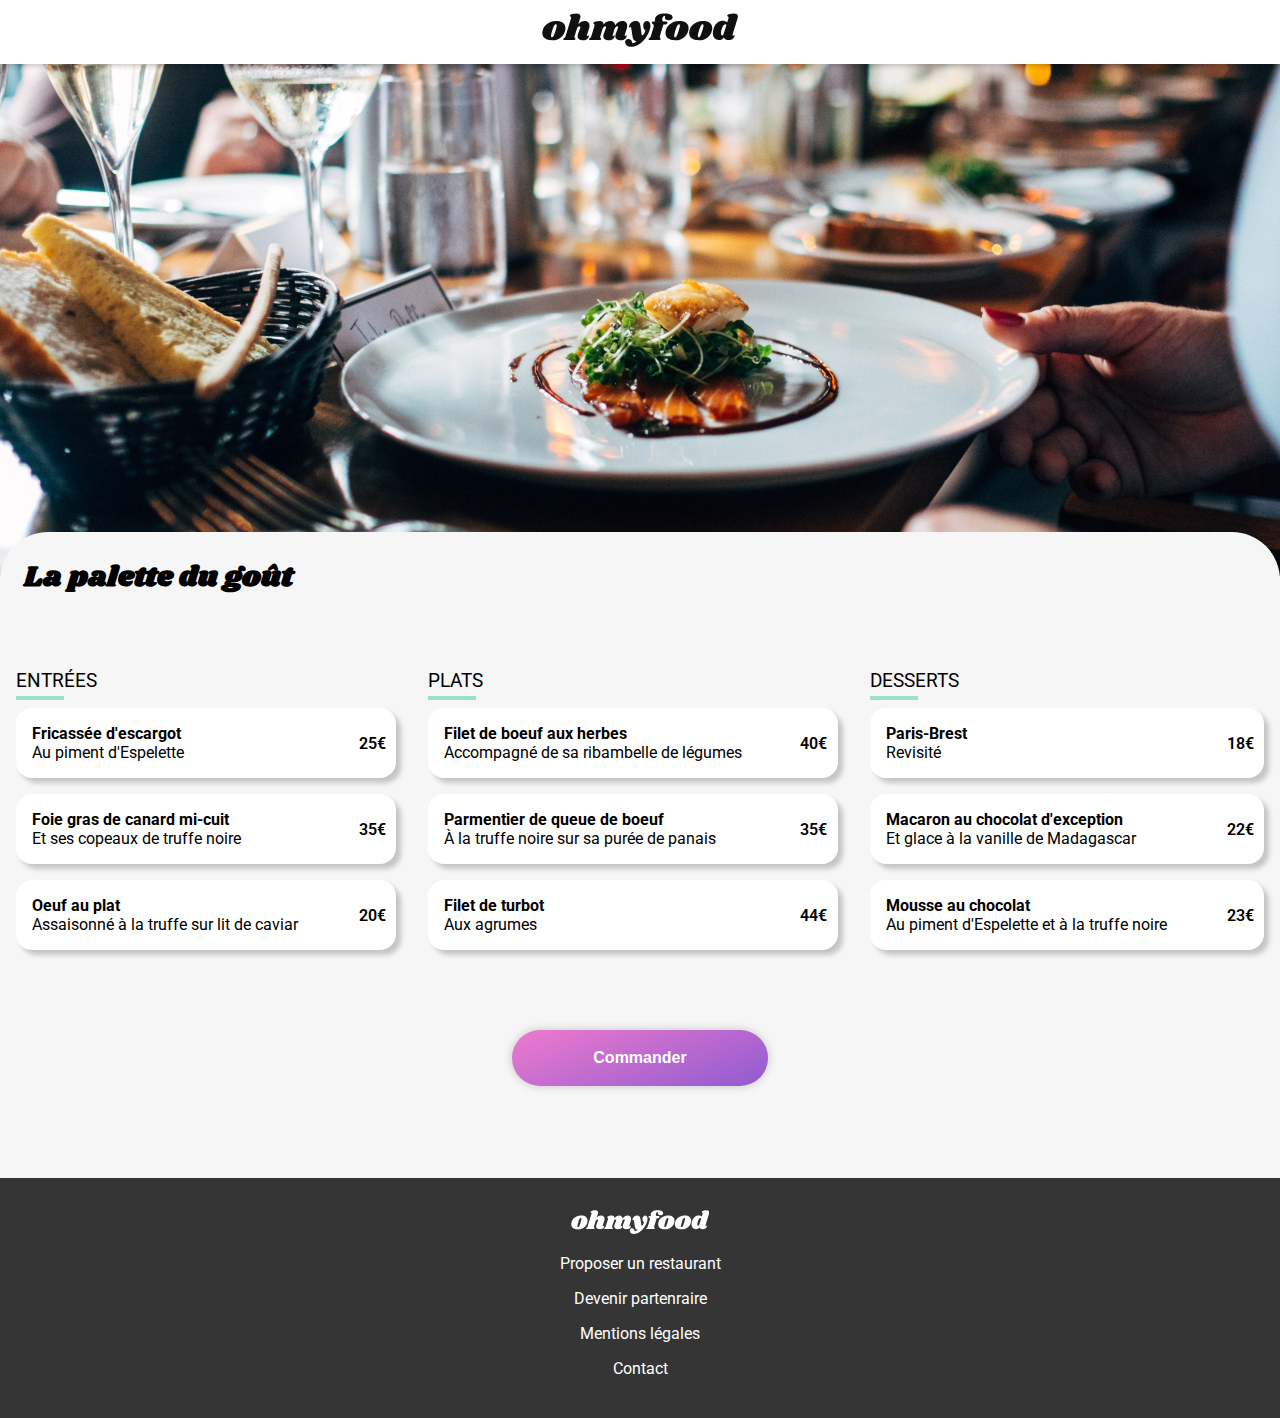
<file: la-palette-du-gout.html>
<!DOCTYPE html>
<html lang="en">
<head>
    <meta charset="UTF-8">
    <meta http-equiv="X-UA-Compatible" content="IE=edge">
    <meta name="viewport" content="width=device-width, initial-scale=1.0">
    <link rel="stylesheet" href="style.css">
    <link rel="stylesheet" href="https://cdnjs.cloudflare.com/ajax/libs/font-awesome/6.1.1/css/all.min.css" integrity="sha512-KfkfwYDsLkIlwQp6LFnl8zNdLGxu9YAA1QvwINks4PhcElQSvqcyVLLD9aMhXd13uQjoXtEKNosOWaZqXgel0g==" crossorigin="anonymous" referrerpolicy="no-referrer" />
    <title>La palette du goût</title>
</head>
<body>
    <header>
        <nav data-navigation="true">
            <div class="return-arrow">
                <a href="index.html">
                    <i class="fa-solid fa-arrow-left"></i>
                </a>
            </div>
        </nav>
        <div class="brand-container">
            <div class="brand">
                <img src="assets/images/logo/ohmyfood.svg" alt="logo">
            </div>
        </div>
    </header>
    <main class="restaurant">
        <div class="cover">
                <img src="assets/images/restaurants/jay-wennington-N_Y88TWmGwA-unsplash.jpg" alt="La palette du gout">
        </div>
        <section class="menu">
            <div class="menu__head">
                <div class="menu__head__title">
                    <h1>La palette du goût</h1>
                </div>
                <div class="menu__head__like">
                    <div class="btn-like">
                        <i class="fa-regular fa-heart"></i>
                        <i class="fa-solid fa-heart"></i>
                    </div>
                </div>
            </div>
            <div class="menu__body">
                <div class="menu__body__container">
                    <div class="menu__body__container__title">
                        <h3>Entrées</h3>
                    </div>
                    <div class="menu__body__container__flex">
                        <div class="card-small delay-01">
                            <div class="card-small__body">
                                <div class="card-small__body__text">
                                    <h4>Fricassée d'escargot</h4>
                                    <p>Au piment d'Espelette </p>
                                </div>
                                <div class="card-small__body__price">
                                    <span>25&euro;</span>
                                </div>
                                <div class="card-small__body__check">
                                    <i class="fa-solid fa-circle-check"></i>
                                </div>
                            </div>
                        </div>
                        <div class="card-small delay-02">
                            <div class="card-small__body">
                                <div class="card-small__body__text">
                                    <h4>Foie gras de canard mi-cuit</h4>
                                    <p>Et ses copeaux de truffe noire</p>
                                </div>
                                <div class="card-small__body__price">
                                    <span>35&euro;</span>
                                </div>
                                <div class="card-small__body__check">
                                    <i class="fa-solid fa-circle-check"></i>
                                </div>
                            </div>
                        </div>
                        <div class="card-small delay-03">
                            <div class="card-small__body">
                                <div class="card-small__body__text">
                                    <h4>Oeuf au plat</h4>
                                    <p>Assaisonné à la truffe sur lit de caviar</p>
                                </div>
                                <div class="card-small__body__price">
                                    <span>20&euro;</span>
                                </div>
                                <div class="card-small__body__check">
                                    <i class="fa-solid fa-circle-check"></i>
                                </div>
                            </div>
                        </div>
                    </div>
                </div>
                <!-- PLATS -->
                <div class="menu__body__container">
                    <div class="menu__body__container__title">
                        <h3>Plats</h3>
                    </div>
                    <div class="menu__body__container__flex">
                        <div class="card-small delay-04">
                            <div class="card-small__body">
                                <div class="card-small__body__text">
                                    <h4>Filet de boeuf aux herbes</h4>
                                    <p>Accompagné de sa ribambelle de légumes</p>
                                </div>
                                <div class="card-small__body__price">
                                    <span>40&euro;</span>
                                </div>
                                <div class="card-small__body__check">
                                    <i class="fa-solid fa-circle-check"></i>
                                </div>
                            </div>
                        </div>
                        <div class="card-small delay-05">
                            <div class="card-small__body">
                                <div class="card-small__body__text">
                                    <h4>Parmentier de queue de boeuf</h4>
                                    <p>À la truffe noire sur sa purée de panais</p>
                                </div>
                                <div class="card-small__body__price">
                                    <span>35&euro;</span>
                                </div>
                                <div class="card-small__body__check">
                                    <i class="fa-solid fa-circle-check"></i>
                                </div>
                            </div>
                        </div>
                        <div class="card-small delay-06">
                            <div class="card-small__body">
                                <div class="card-small__body__text">
                                    <h4>Filet de turbot</h4>
                                    <p>Aux agrumes</p>
                                </div>
                                <div class="card-small__body__price">
                                    <span>44&euro;</span>
                                </div>
                                <div class="card-small__body__check">
                                    <i class="fa-solid fa-circle-check"></i>
                                </div>
                            </div>
                        </div>
                    </div>
                </div>
    
                <!-- DESSERTS -->
                <div class="menu__body__container">
                    <div class="menu__body__container__title">
                        <h3>Desserts</h3>
                    </div>
                    <div class="menu__body__container__flex">
                        <div class="card-small delay-07">
                            <div class="card-small__body">
                                <div class="card-small__body__text">
                                    <h4>Paris-Brest</h4>
                                    <p>Revisité</p>
                                </div>
                                <div class="card-small__body__price">
                                    <span>18&euro;</span>
                                </div>
                                <div class="card-small__body__check">
                                    <i class="fa-solid fa-circle-check"></i>
                                </div>
                            </div>
                        </div>
                        <div class="card-small delay-08">
                            <div class="card-small__body">
                                <div class="card-small__body__text">
                                    <h4>Macaron au chocolat d'exception </h4>
                                    <p>Et glace à la vanille de Madagascar</p>
                                </div>
                                <div class="card-small__body__price">
                                    <span>22&euro;</span>
                                </div>
                                <div class="card-small__body__check">
                                    <i class="fa-solid fa-circle-check"></i>
                                </div>
                            </div>
                        </div>
                        <div class="card-small delay-09">
                            <div class="card-small__body">
                                <div class="card-small__body__text">
                                    <h4>Mousse au chocolat </h4>
                                    <p>Au piment d'Espelette et à la truffe noire</p>
                                </div>
                                <div class="card-small__body__price">
                                    <span>23&euro;</span>
                                </div>
                                <div class="card-small__body__check">
                                    <i class="fa-solid fa-circle-check"></i>
                                </div>
                            </div>
                        </div>
                    </div>
                </div>
            </div>
            <div class="btn__container">
                <div class="btn btn-primary">
                    Commander
                </div>
            </div>
        </section>
    </main>
    <footer class="footer">
        <div class="footer__brand">
            <svg width="196" height="34" viewBox="0 0 196 34" fill="none" xmlns="http://www.w3.org/2000/svg">
                <path d="M13.932 7.956C17.196 7.956 19.596 8.61599 21.132 9.936C22.692 11.256 23.472 12.984 23.472 15.12C23.472 15.84 23.376 16.644 23.184 17.532C22.728 19.5 21.876 21.228 20.628 22.716C19.38 24.18 17.844 25.32 16.02 26.136C14.22 26.928 12.264 27.324 10.152 27.324C6.81599 27.324 4.34399 26.664 2.73599 25.344C1.15199 24 0.359985 22.224 0.359985 20.016C0.359985 19.272 0.455985 18.444 0.647985 17.532C1.10399 15.66 1.96799 14.004 3.23999 12.564C4.53599 11.1 6.10799 9.972 7.95599 9.18C9.82799 8.364 11.82 7.956 13.932 7.956ZM13.824 11.16C13.32 11.16 12.78 11.616 12.204 12.528C11.652 13.416 10.992 15.108 10.224 17.604C9.45599 20.1 9.07199 21.852 9.07199 22.86C9.07199 23.388 9.15599 23.748 9.32399 23.94C9.49199 24.108 9.71999 24.192 10.008 24.192C10.512 24.24 11.028 23.808 11.556 22.896C12.108 21.984 12.792 20.208 13.608 17.568C14.352 15.24 14.724 13.548 14.724 12.492C14.724 11.988 14.64 11.64 14.472 11.448C14.328 11.256 14.112 11.16 13.824 11.16Z" fill="#101010"/>
                <path d="M44.9899 22.032C44.9419 22.128 44.9179 22.272 44.9179 22.464C44.9179 22.632 44.9539 22.764 45.0259 22.86C45.1219 22.956 45.2419 23.004 45.3859 23.004C45.6739 23.004 45.9139 22.884 46.1059 22.644C46.3219 22.38 46.4659 22.248 46.5379 22.248C46.6579 22.248 46.7539 22.332 46.8259 22.5C46.8979 22.644 46.9339 22.824 46.9339 23.04C46.9579 23.736 46.7299 24.42 46.2499 25.092C45.7699 25.74 45.0619 26.28 44.1259 26.712C43.2139 27.12 42.1099 27.324 40.8139 27.324C39.2299 27.324 37.9699 26.964 37.0339 26.244C36.0979 25.5 35.6179 24.516 35.5939 23.292C35.5939 22.404 35.8099 21.408 36.2419 20.304L38.2219 15.12C38.3419 14.808 38.4019 14.556 38.4019 14.364C38.4019 14.052 38.2939 13.812 38.0779 13.644C37.8859 13.452 37.6459 13.356 37.3579 13.356C36.9019 13.356 36.4339 13.572 35.9539 14.004C35.4979 14.412 35.1259 15.084 34.8379 16.02V15.948L32.5699 23.256C32.4979 23.544 32.4619 23.796 32.4619 24.012C32.4619 24.324 32.5219 24.576 32.6419 24.768C32.7619 24.936 32.9299 25.104 33.1459 25.272C33.3139 25.44 33.4339 25.584 33.5059 25.704C33.5779 25.8 33.5899 25.932 33.5419 26.1C33.4219 26.412 33.1819 26.64 32.8219 26.784C32.4619 26.928 31.9099 27 31.1659 27H22.9579C22.3339 27 21.8779 26.904 21.5899 26.712C21.3019 26.496 21.2059 26.22 21.3019 25.884C21.3979 25.596 21.6499 25.344 22.0579 25.128C22.4179 24.936 22.7179 24.708 22.9579 24.444C23.1979 24.18 23.4019 23.76 23.5699 23.184L29.0419 5.22C29.1139 5.004 29.1499 4.824 29.1499 4.68C29.1499 4.416 29.0779 4.2 28.9339 4.032C28.8139 3.864 28.6459 3.696 28.4299 3.528C28.1899 3.336 28.0099 3.168 27.8899 3.024C27.7939 2.88 27.7819 2.688 27.8539 2.448C27.9979 1.896 28.7539 1.416 30.1219 1.00799C31.4899 0.599996 32.9179 0.395996 34.4059 0.395996C35.7979 0.395996 36.8179 0.659996 37.4659 1.188C38.1379 1.716 38.4739 2.436 38.4739 3.348C38.4739 3.876 38.3899 4.392 38.2219 4.896L36.2779 11.232C37.2139 10.008 38.1979 9.156 39.2299 8.676C40.2859 8.196 41.4259 7.956 42.6499 7.956C44.1139 7.956 45.2899 8.4 46.1779 9.288C47.0899 10.176 47.5459 11.328 47.5459 12.744C47.5459 13.488 47.4259 14.22 47.1859 14.94L44.9899 22.032Z" fill="#101010"/>
                <path d="M82.7165 22.032C82.6685 22.128 82.6445 22.272 82.6445 22.464C82.6445 22.632 82.6805 22.764 82.7525 22.86C82.8485 22.956 82.9685 23.004 83.1125 23.004C83.4005 23.004 83.6405 22.884 83.8325 22.644C84.0485 22.38 84.1925 22.248 84.2645 22.248C84.3845 22.248 84.4805 22.332 84.5525 22.5C84.6245 22.644 84.6605 22.824 84.6605 23.04C84.6845 23.736 84.4565 24.42 83.9765 25.092C83.4965 25.74 82.7885 26.28 81.8525 26.712C80.9405 27.12 79.8365 27.324 78.5405 27.324C76.9565 27.324 75.6965 26.964 74.7605 26.244C73.8245 25.5 73.3445 24.516 73.3205 23.292C73.3205 22.404 73.5365 21.408 73.9685 20.304L75.9485 15.12C76.0685 14.808 76.1285 14.556 76.1285 14.364C76.1285 14.052 76.0205 13.812 75.8045 13.644C75.6125 13.452 75.3725 13.356 75.0845 13.356C74.6765 13.356 74.2565 13.536 73.8245 13.896C73.3925 14.256 73.0085 14.82 72.6725 15.588L70.6925 22.032C70.6445 22.128 70.6205 22.272 70.6205 22.464C70.6205 22.632 70.6565 22.764 70.7285 22.86C70.8245 22.956 70.9445 23.004 71.0885 23.004C71.3765 23.004 71.6165 22.884 71.8085 22.644C72.0245 22.38 72.1685 22.248 72.2405 22.248C72.3605 22.248 72.4565 22.332 72.5285 22.5C72.6005 22.644 72.6365 22.824 72.6365 23.04C72.6605 23.736 72.4325 24.42 71.9525 25.092C71.4725 25.74 70.7645 26.28 69.8285 26.712C68.9165 27.12 67.8125 27.324 66.5165 27.324C64.9325 27.324 63.6725 26.964 62.7365 26.244C61.8005 25.5 61.3205 24.516 61.2965 23.292C61.2965 22.404 61.5125 21.408 61.9445 20.304L63.9245 15.12C64.0445 14.808 64.1045 14.556 64.1045 14.364C64.1045 14.052 63.9965 13.812 63.7805 13.644C63.5885 13.452 63.3485 13.356 63.0605 13.356C62.6525 13.356 62.2325 13.536 61.8005 13.896C61.3685 14.232 61.0085 14.784 60.7205 15.552L58.3445 23.256C58.2485 23.52 58.2005 23.772 58.2005 24.012C58.2005 24.3 58.2605 24.54 58.3805 24.732C58.5005 24.9 58.6685 25.08 58.8845 25.272C59.0525 25.416 59.1725 25.548 59.2445 25.668C59.3165 25.788 59.3285 25.932 59.2805 26.1C59.1845 26.412 58.9565 26.64 58.5965 26.784C58.2365 26.928 57.6725 27 56.9045 27H48.6965C48.0725 27 47.6285 26.904 47.3645 26.712C47.0765 26.496 46.9685 26.22 47.0405 25.884C47.1365 25.596 47.3885 25.344 47.7965 25.128C48.1565 24.936 48.4565 24.708 48.6965 24.444C48.9365 24.18 49.1405 23.76 49.3085 23.184L52.5125 12.78C52.5605 12.66 52.5845 12.492 52.5845 12.276C52.5845 12.012 52.5245 11.808 52.4045 11.664C52.3085 11.52 52.1405 11.34 51.9005 11.124C51.6605 10.932 51.4925 10.764 51.3965 10.62C51.3005 10.476 51.2885 10.284 51.3605 10.044C51.5045 9.492 52.2605 9.012 53.6285 8.604C54.9965 8.172 56.4245 7.956 57.9125 7.956C59.0885 7.956 60.0125 8.28 60.6845 8.928C61.3805 9.576 61.7165 10.464 61.6925 11.592C62.6765 10.224 63.7085 9.276 64.7885 8.748C65.8925 8.22 67.0805 7.956 68.3525 7.956C69.7445 7.956 70.8725 8.364 71.7365 9.18C72.6245 9.972 73.1165 11.016 73.2125 12.312C74.2445 10.68 75.3485 9.552 76.5245 8.928C77.7005 8.28 78.9845 7.956 80.3765 7.956C81.8405 7.956 83.0165 8.4 83.9045 9.288C84.8165 10.176 85.2725 11.328 85.2725 12.744C85.2725 13.488 85.1525 14.22 84.9125 14.94L82.7165 22.032Z" fill="#101010"/>
                <path d="M104.932 7.956C105.988 7.956 106.828 8.388 107.452 9.252C108.1 10.092 108.424 11.244 108.424 12.708C108.424 13.98 108.196 15.348 107.74 16.812C106.852 19.764 105.424 22.548 103.456 25.164C101.512 27.78 99.2675 29.88 96.7235 31.464C94.2035 33.048 91.6836 33.84 89.1636 33.84C87.9156 33.84 86.8355 33.624 85.9235 33.192C85.0355 32.76 84.3635 32.184 83.9075 31.464C83.4275 30.744 83.1875 29.976 83.1875 29.16C83.1875 28.8 83.2475 28.404 83.3675 27.972C83.5835 27.3 83.9435 26.784 84.4475 26.424C84.9515 26.064 85.5516 25.884 86.2476 25.884C87.3516 25.884 88.2515 26.256 88.9475 27C89.6675 27.768 90.1236 28.812 90.3156 30.132C91.8516 30.06 93.2675 29.4 94.5635 28.152C93.3395 27.936 92.4275 27.528 91.8275 26.928C91.2515 26.304 90.8555 25.344 90.6395 24.048L89.1995 15.228C89.1275 14.772 89.0195 14.46 88.8755 14.292C88.7555 14.1 88.5876 14.004 88.3716 14.004C88.2036 14.004 87.9995 14.088 87.7595 14.256C87.5435 14.424 87.3875 14.508 87.2915 14.508C87.0995 14.508 87.0035 14.304 87.0035 13.896C87.0035 13.56 87.0635 13.2 87.1835 12.816C87.6155 11.448 88.4196 10.296 89.5956 9.36C90.7716 8.4 92.1395 7.92 93.6995 7.92C95.2355 7.92 96.3635 8.376 97.0835 9.288C97.8275 10.2 98.3076 11.604 98.5236 13.5L99.6035 21.42C99.6755 22.02 99.8915 22.32 100.252 22.32C100.684 22.32 101.188 21.936 101.764 21.168C102.34 20.376 102.904 19.26 103.456 17.82C102.736 17.172 102.184 16.428 101.8 15.588C101.416 14.748 101.224 13.848 101.224 12.888C101.224 12.144 101.32 11.472 101.512 10.872C101.8 9.912 102.244 9.192 102.844 8.712C103.468 8.208 104.164 7.956 104.932 7.956Z" fill="#101010"/>
                <path d="M122.864 0.395996C125.432 0.395996 127.352 0.791996 128.624 1.584C129.92 2.352 130.568 3.3 130.568 4.428C130.568 5.34 130.184 6.048 129.416 6.552C128.672 7.032 127.688 7.272 126.464 7.272C125.336 7.272 124.46 6.996 123.836 6.444C123.212 5.892 122.9 5.208 122.9 4.392C122.9 3.888 123.056 3.36 123.368 2.808C122.648 2.808 122.048 2.988 121.568 3.348C121.088 3.684 120.716 4.272 120.452 5.112C120.308 5.64 120.236 6.132 120.236 6.588C120.236 7.164 120.332 7.62 120.524 7.956C120.74 8.268 121.04 8.424 121.424 8.424H123.548C124.796 8.424 125.42 8.808 125.42 9.576C125.42 9.672 125.396 9.816 125.348 10.008C125.204 10.536 124.904 10.932 124.448 11.196C124.016 11.46 123.356 11.592 122.468 11.592H121.388L117.824 23.256C117.752 23.544 117.716 23.796 117.716 24.012C117.716 24.324 117.776 24.576 117.896 24.768C118.016 24.936 118.184 25.104 118.4 25.272C118.568 25.44 118.688 25.584 118.76 25.704C118.832 25.8 118.844 25.932 118.796 26.1C118.676 26.412 118.436 26.64 118.076 26.784C117.716 26.928 117.164 27 116.42 27H108.212C107.588 27 107.132 26.904 106.844 26.712C106.556 26.496 106.46 26.22 106.556 25.884C106.652 25.596 106.904 25.344 107.312 25.128C107.672 24.936 107.972 24.708 108.212 24.444C108.452 24.18 108.656 23.76 108.824 23.184L111.632 13.968C111.752 13.608 111.812 13.236 111.812 12.852C111.812 12.372 111.704 12 111.488 11.736C111.296 11.448 110.996 11.136 110.588 10.8C110.324 10.584 110.12 10.404 109.976 10.26C109.856 10.092 109.796 9.9 109.796 9.684C109.772 9.228 109.928 8.904 110.264 8.712C110.624 8.52 111.296 8.424 112.28 8.424H113.18C113.012 7.824 112.928 7.224 112.928 6.624C112.928 6.024 113.036 5.4 113.252 4.752C113.708 3.528 114.68 2.496 116.168 1.65599C117.68 0.815996 119.912 0.395996 122.864 0.395996Z" fill="#101010"/>
                <path d="M137.084 7.956C140.348 7.956 142.748 8.61599 144.284 9.936C145.844 11.256 146.624 12.984 146.624 15.12C146.624 15.84 146.528 16.644 146.336 17.532C145.88 19.5 145.028 21.228 143.78 22.716C142.532 24.18 140.996 25.32 139.172 26.136C137.372 26.928 135.416 27.324 133.304 27.324C129.968 27.324 127.496 26.664 125.888 25.344C124.304 24 123.512 22.224 123.512 20.016C123.512 19.272 123.608 18.444 123.8 17.532C124.256 15.66 125.12 14.004 126.392 12.564C127.688 11.1 129.26 9.972 131.108 9.18C132.98 8.364 134.972 7.956 137.084 7.956ZM136.976 11.16C136.472 11.16 135.932 11.616 135.356 12.528C134.804 13.416 134.144 15.108 133.376 17.604C132.608 20.1 132.224 21.852 132.224 22.86C132.224 23.388 132.308 23.748 132.476 23.94C132.644 24.108 132.872 24.192 133.16 24.192C133.664 24.24 134.18 23.808 134.708 22.896C135.26 21.984 135.944 20.208 136.76 17.568C137.504 15.24 137.876 13.548 137.876 12.492C137.876 11.988 137.792 11.64 137.624 11.448C137.48 11.256 137.264 11.16 136.976 11.16Z" fill="#101010"/>
                <path d="M160.709 7.956C163.973 7.956 166.373 8.61599 167.909 9.936C169.469 11.256 170.249 12.984 170.249 15.12C170.249 15.84 170.153 16.644 169.961 17.532C169.505 19.5 168.653 21.228 167.405 22.716C166.157 24.18 164.621 25.32 162.797 26.136C160.997 26.928 159.041 27.324 156.929 27.324C153.593 27.324 151.121 26.664 149.513 25.344C147.929 24 147.137 22.224 147.137 20.016C147.137 19.272 147.233 18.444 147.425 17.532C147.881 15.66 148.745 14.004 150.017 12.564C151.313 11.1 152.885 9.972 154.733 9.18C156.605 8.364 158.597 7.956 160.709 7.956ZM160.601 11.16C160.097 11.16 159.557 11.616 158.981 12.528C158.429 13.416 157.769 15.108 157.001 17.604C156.233 20.1 155.849 21.852 155.849 22.86C155.849 23.388 155.933 23.748 156.101 23.94C156.269 24.108 156.497 24.192 156.785 24.192C157.289 24.24 157.805 23.808 158.333 22.896C158.885 21.984 159.569 20.208 160.385 17.568C161.129 15.24 161.501 13.548 161.501 12.492C161.501 11.988 161.417 11.64 161.249 11.448C161.105 11.256 160.889 11.16 160.601 11.16Z" fill="#101010"/>
                <path d="M190.526 21.816C190.478 22.008 190.454 22.14 190.454 22.212C190.454 22.38 190.502 22.512 190.598 22.608C190.694 22.704 190.814 22.752 190.958 22.752C191.246 22.752 191.486 22.632 191.678 22.392C191.894 22.128 192.038 21.996 192.11 21.996C192.23 21.996 192.326 22.08 192.398 22.248C192.47 22.416 192.506 22.608 192.506 22.824C192.53 23.472 192.278 24.132 191.75 24.804C191.246 25.476 190.562 26.028 189.698 26.46C188.834 26.892 187.898 27.108 186.89 27.108C185.69 27.108 184.646 26.88 183.758 26.424C182.87 25.968 182.258 25.368 181.922 24.624C181.274 25.464 180.53 26.088 179.69 26.496C178.85 26.904 177.962 27.108 177.026 27.108C175.922 27.108 174.89 26.832 173.93 26.28C172.994 25.728 172.238 24.948 171.662 23.94C171.11 22.908 170.834 21.744 170.834 20.448C170.834 18.264 171.242 16.212 172.058 14.292C172.898 12.348 174.062 10.788 175.55 9.612C177.038 8.412 178.73 7.812 180.626 7.812C181.658 7.812 182.534 7.932 183.254 8.172C183.998 8.412 184.67 8.772 185.27 9.252L186.494 5.22C186.566 5.004 186.602 4.824 186.602 4.68C186.602 4.416 186.53 4.2 186.386 4.032C186.266 3.864 186.098 3.696 185.882 3.528C185.642 3.336 185.462 3.168 185.342 3.024C185.246 2.88 185.234 2.688 185.306 2.448C185.45 1.896 186.206 1.416 187.574 1.00799C188.942 0.599996 190.37 0.395996 191.858 0.395996C193.25 0.395996 194.27 0.659996 194.918 1.188C195.59 1.716 195.926 2.436 195.926 3.348C195.926 3.876 195.842 4.392 195.674 4.896L190.526 21.816ZM184.514 11.7C184.13 11.364 183.71 11.196 183.254 11.196C182.558 11.196 181.874 11.712 181.202 12.744C180.53 13.776 179.99 15.024 179.582 16.488C179.174 17.952 178.982 19.272 179.006 20.448C179.006 21.768 179.438 22.428 180.302 22.428C180.614 22.428 180.878 22.308 181.094 22.068C181.31 21.804 181.514 21.384 181.706 20.808L184.514 11.7Z" fill="#101010"/>
            </svg>
        </div>
        <div class="footer__text">
            <a href="#" class="footer__text__proposal">
                <i class="fa-solid fa-utensils"></i>
                <span>Proposer un restaurant</span>
            </a>
            <a href="#" class="footer__text__partnership">
                <i class="fa-solid fa-handshake-angle"></i>
                <span>Devenir partenraire</span>
            </a>
            <div class="footer__text__legal">
                <a href="#">Mentions légales</a>
            </div>
            <div class="footer__text__contact">
                <a href="mailto:contact@homyfood.com">Contact</a>
            </div>
        </div>
    </footer>
</body>
</html>
</file>
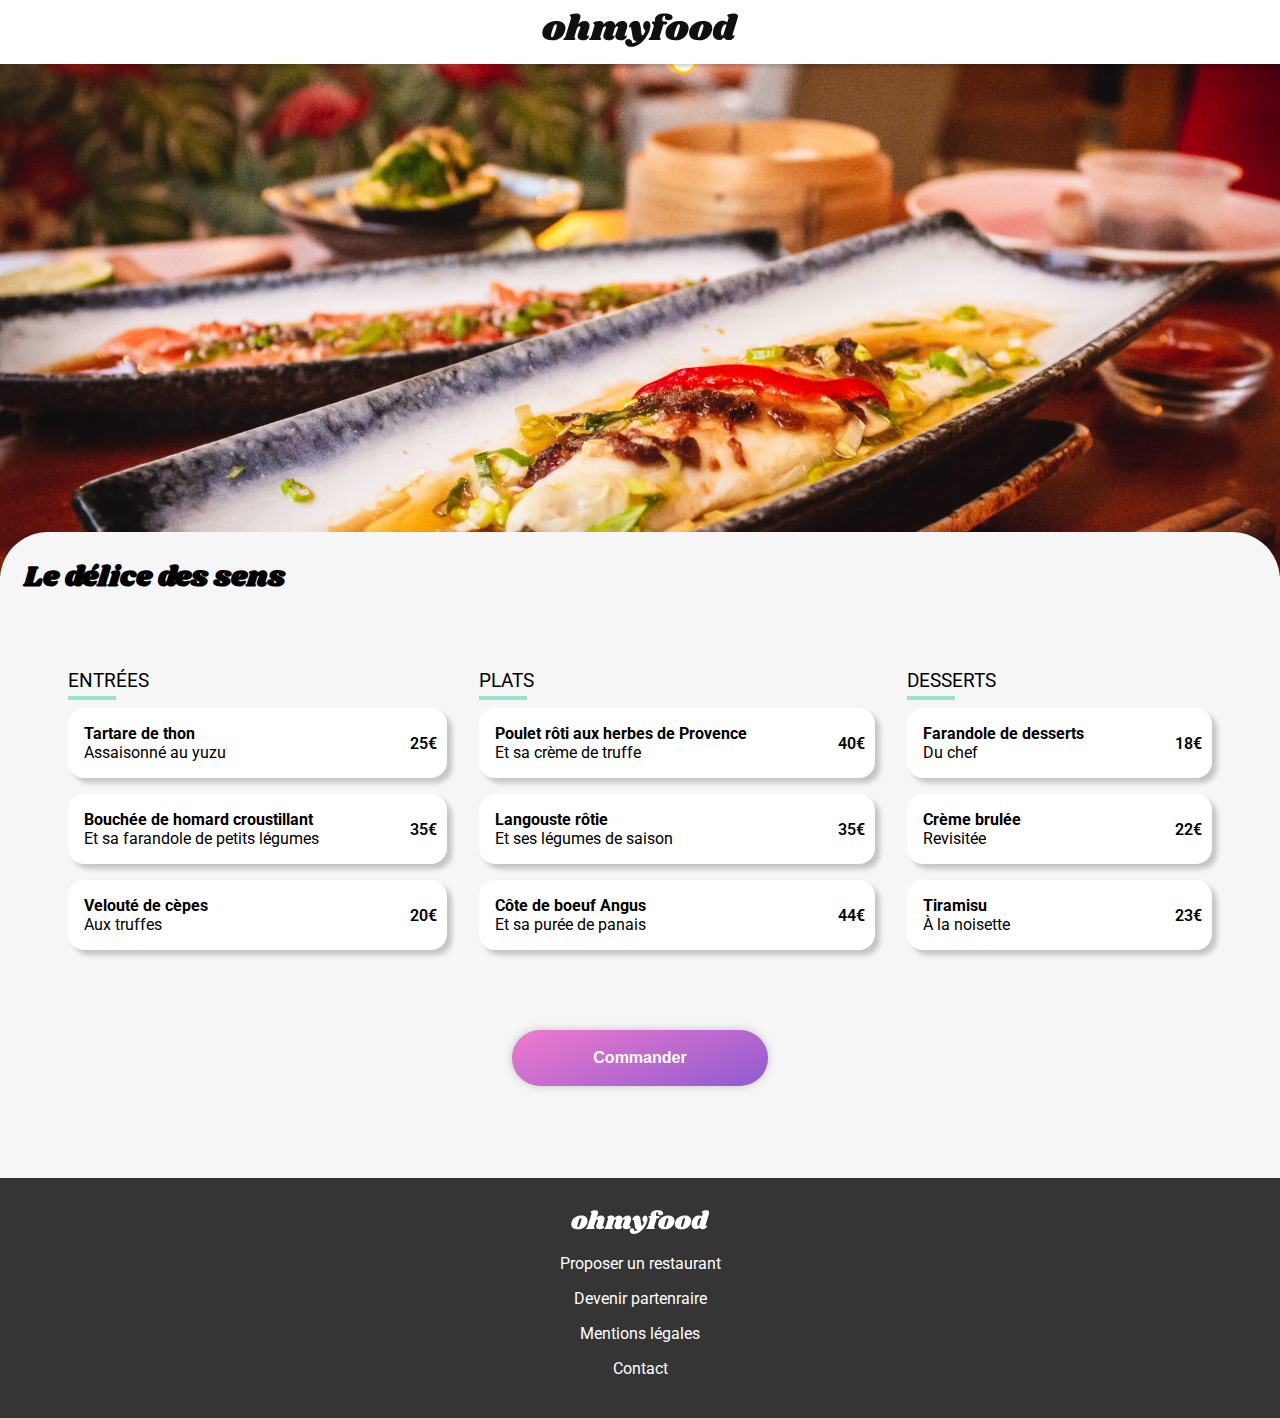
<file: le-delice-des-sens.html>
<!DOCTYPE html>
<html lang="en">
<head>
    <meta charset="UTF-8">
    <meta http-equiv="X-UA-Compatible" content="IE=edge">
    <meta name="viewport" content="width=device-width, initial-scale=1.0">
    <link rel="stylesheet" href="style.css">
    <link rel="stylesheet" href="https://cdnjs.cloudflare.com/ajax/libs/font-awesome/6.1.1/css/all.min.css" integrity="sha512-KfkfwYDsLkIlwQp6LFnl8zNdLGxu9YAA1QvwINks4PhcElQSvqcyVLLD9aMhXd13uQjoXtEKNosOWaZqXgel0g==" crossorigin="anonymous" referrerpolicy="no-referrer" />
    <title>Le délice des sens</title>
</head>
<body>
    <header>
        <nav data-navigation="true">
            <div class="return-arrow">
                <a href="index.html">
                    <i class="fa-solid fa-arrow-left"></i>
                </a>
            </div>
        </nav>
        <div class="brand-container">
            <div class="brand">
                <img src="assets/images/logo/ohmyfood.svg" alt="logo">
            </div>
        </div>
    </header>
    <main class="restaurant">
        <div class="cover">
                <img src="assets/images/restaurants/louis-hansel-shotsoflouis-qNBGVyOCY8Q-unsplash.jpg" alt="Les délices du sens">
        </div>
        <section class="menu">
            <div class="menu__head">
                <div class="menu__head__title">
                    <h1>Le délice des sens</h1>
                </div>
                <div class="menu__head__like">
                    <div class="btn-like">
                        <i class="fa-regular fa-heart"></i>
                        <i class="fa-solid fa-heart"></i>
                    </div>
                </div>
            </div>
            <div class="menu__body">
                <div class="menu__body__container">
                    <div class="menu__body__container__title">
                        <h3>Entrées</h3>
                    </div>
                    <div class="menu__body__container__flex">
                        <div class="card-small delay-01">
                            <div class="card-small__body">
                                <div class="card-small__body__text">
                                    <h4>Tartare de thon</h4>
                                    <p>Assaisonné au yuzu</p>
                                </div>
                                <div class="card-small__body__price">
                                    <span>25&euro;</span>
                                </div>
                                <div class="card-small__body__check">
                                    <i class="fa-solid fa-circle-check"></i>
                                </div>
                            </div>
                        </div>
                        <div class="card-small delay-02">
                            <div class="card-small__body">
                                <div class="card-small__body__text">
                                    <h4>Bouchée de homard croustillant </h4>
                                    <p>Et sa farandole de petits légumes</p>
                                </div>
                                <div class="card-small__body__price">
                                    <span>35&euro;</span>
                                </div>
                                <div class="card-small__body__check">
                                    <i class="fa-solid fa-circle-check"></i>
                                </div>
                            </div>
                        </div>
                        <div class="card-small delay-03">
                            <div class="card-small__body">
                                <div class="card-small__body__text">
                                    <h4>Velouté de cèpes </h4>
                                    <p>Aux truffes</p>
                                </div>
                                <div class="card-small__body__price">
                                    <span>20&euro;</span>
                                </div>
                                <div class="card-small__body__check">
                                    <i class="fa-solid fa-circle-check"></i>
                                </div>
                            </div>
                        </div>
                    </div>
                </div>
                <!-- PLATS -->
                <div class="menu__body__container">
                    <div class="menu__body__container__title">
                        <h3>Plats</h3>
                    </div>
                    <div class="menu__body__container__flex">
                        <div class="card-small delay-04">
                            <div class="card-small__body">
                                <div class="card-small__body__text">
                                    <h4>Poulet rôti aux herbes de Provence </h4>
                                    <p>Et sa crème de truffe</p>
                                </div>
                                <div class="card-small__body__price">
                                    <span>40&euro;</span>
                                </div>
                                <div class="card-small__body__check">
                                    <i class="fa-solid fa-circle-check"></i>
                                </div>
                            </div>
                        </div>
                        <div class="card-small delay-05">
                            <div class="card-small__body">
                                <div class="card-small__body__text">
                                    <h4>Langouste rôtie </h4>
                                    <p>Et ses légumes de saison</p>
                                </div>
                                <div class="card-small__body__price">
                                    <span>35&euro;</span>
                                </div>
                                <div class="card-small__body__check">
                                    <i class="fa-solid fa-circle-check"></i>
                                </div>
                            </div>
                        </div>
                        <div class="card-small delay-06">
                            <div class="card-small__body">
                                <div class="card-small__body__text">
                                    <h4>Côte de boeuf Angus</h4>
                                    <p>Et sa purée de panais</p>
                                </div>
                                <div class="card-small__body__price">
                                    <span>44&euro;</span>
                                </div>
                                <div class="card-small__body__check">
                                    <i class="fa-solid fa-circle-check"></i>
                                </div>
                            </div>
                        </div>
                    </div>
                </div>
    
                <!-- DESSERTS -->
                <div class="menu__body__container">
                    <div class="menu__body__container__title">
                        <h3>Desserts</h3>
                    </div>
                    <div class="menu__body__container__flex">
                        <div class="card-small delay-07">
                            <div class="card-small__body">
                                <div class="card-small__body__text">
                                    <h4>Farandole de desserts</h4>
                                    <p>Du chef</p>
                                </div>
                                <div class="card-small__body__price">
                                    <span>18&euro;</span>
                                </div>
                                <div class="card-small__body__check">
                                    <i class="fa-solid fa-circle-check"></i>
                                </div>
                            </div>
                        </div>
                        <div class="card-small delay-08">
                            <div class="card-small__body">
                                <div class="card-small__body__text">
                                    <h4>Crème brulée</h4>
                                    <p>Revisitée</p>
                                </div>
                                <div class="card-small__body__price">
                                    <span>22&euro;</span>
                                </div>
                                <div class="card-small__body__check">
                                    <i class="fa-solid fa-circle-check"></i>
                                </div>
                            </div>
                        </div>
                        <div class="card-small delay-09">
                            <div class="card-small__body">
                                <div class="card-small__body__text">
                                    <h4>Tiramisu</h4>
                                    <p>À la noisette</p>
                                </div>
                                <div class="card-small__body__price">
                                    <span>23&euro;</span>
                                </div>
                                <div class="card-small__body__check">
                                    <i class="fa-solid fa-circle-check"></i>
                                </div>
                            </div>
                        </div>
                    </div>
                </div>
            </div>
            <div class="btn__container">
                <div class="btn btn-primary">
                    Commander
                </div>
            </div>
        </section>
    </main>
    <footer class="footer">
        <div class="footer__brand">
            <svg width="196" height="34" viewBox="0 0 196 34" fill="none" xmlns="http://www.w3.org/2000/svg">
                <path d="M13.932 7.956C17.196 7.956 19.596 8.61599 21.132 9.936C22.692 11.256 23.472 12.984 23.472 15.12C23.472 15.84 23.376 16.644 23.184 17.532C22.728 19.5 21.876 21.228 20.628 22.716C19.38 24.18 17.844 25.32 16.02 26.136C14.22 26.928 12.264 27.324 10.152 27.324C6.81599 27.324 4.34399 26.664 2.73599 25.344C1.15199 24 0.359985 22.224 0.359985 20.016C0.359985 19.272 0.455985 18.444 0.647985 17.532C1.10399 15.66 1.96799 14.004 3.23999 12.564C4.53599 11.1 6.10799 9.972 7.95599 9.18C9.82799 8.364 11.82 7.956 13.932 7.956ZM13.824 11.16C13.32 11.16 12.78 11.616 12.204 12.528C11.652 13.416 10.992 15.108 10.224 17.604C9.45599 20.1 9.07199 21.852 9.07199 22.86C9.07199 23.388 9.15599 23.748 9.32399 23.94C9.49199 24.108 9.71999 24.192 10.008 24.192C10.512 24.24 11.028 23.808 11.556 22.896C12.108 21.984 12.792 20.208 13.608 17.568C14.352 15.24 14.724 13.548 14.724 12.492C14.724 11.988 14.64 11.64 14.472 11.448C14.328 11.256 14.112 11.16 13.824 11.16Z" fill="#101010"/>
                <path d="M44.9899 22.032C44.9419 22.128 44.9179 22.272 44.9179 22.464C44.9179 22.632 44.9539 22.764 45.0259 22.86C45.1219 22.956 45.2419 23.004 45.3859 23.004C45.6739 23.004 45.9139 22.884 46.1059 22.644C46.3219 22.38 46.4659 22.248 46.5379 22.248C46.6579 22.248 46.7539 22.332 46.8259 22.5C46.8979 22.644 46.9339 22.824 46.9339 23.04C46.9579 23.736 46.7299 24.42 46.2499 25.092C45.7699 25.74 45.0619 26.28 44.1259 26.712C43.2139 27.12 42.1099 27.324 40.8139 27.324C39.2299 27.324 37.9699 26.964 37.0339 26.244C36.0979 25.5 35.6179 24.516 35.5939 23.292C35.5939 22.404 35.8099 21.408 36.2419 20.304L38.2219 15.12C38.3419 14.808 38.4019 14.556 38.4019 14.364C38.4019 14.052 38.2939 13.812 38.0779 13.644C37.8859 13.452 37.6459 13.356 37.3579 13.356C36.9019 13.356 36.4339 13.572 35.9539 14.004C35.4979 14.412 35.1259 15.084 34.8379 16.02V15.948L32.5699 23.256C32.4979 23.544 32.4619 23.796 32.4619 24.012C32.4619 24.324 32.5219 24.576 32.6419 24.768C32.7619 24.936 32.9299 25.104 33.1459 25.272C33.3139 25.44 33.4339 25.584 33.5059 25.704C33.5779 25.8 33.5899 25.932 33.5419 26.1C33.4219 26.412 33.1819 26.64 32.8219 26.784C32.4619 26.928 31.9099 27 31.1659 27H22.9579C22.3339 27 21.8779 26.904 21.5899 26.712C21.3019 26.496 21.2059 26.22 21.3019 25.884C21.3979 25.596 21.6499 25.344 22.0579 25.128C22.4179 24.936 22.7179 24.708 22.9579 24.444C23.1979 24.18 23.4019 23.76 23.5699 23.184L29.0419 5.22C29.1139 5.004 29.1499 4.824 29.1499 4.68C29.1499 4.416 29.0779 4.2 28.9339 4.032C28.8139 3.864 28.6459 3.696 28.4299 3.528C28.1899 3.336 28.0099 3.168 27.8899 3.024C27.7939 2.88 27.7819 2.688 27.8539 2.448C27.9979 1.896 28.7539 1.416 30.1219 1.00799C31.4899 0.599996 32.9179 0.395996 34.4059 0.395996C35.7979 0.395996 36.8179 0.659996 37.4659 1.188C38.1379 1.716 38.4739 2.436 38.4739 3.348C38.4739 3.876 38.3899 4.392 38.2219 4.896L36.2779 11.232C37.2139 10.008 38.1979 9.156 39.2299 8.676C40.2859 8.196 41.4259 7.956 42.6499 7.956C44.1139 7.956 45.2899 8.4 46.1779 9.288C47.0899 10.176 47.5459 11.328 47.5459 12.744C47.5459 13.488 47.4259 14.22 47.1859 14.94L44.9899 22.032Z" fill="#101010"/>
                <path d="M82.7165 22.032C82.6685 22.128 82.6445 22.272 82.6445 22.464C82.6445 22.632 82.6805 22.764 82.7525 22.86C82.8485 22.956 82.9685 23.004 83.1125 23.004C83.4005 23.004 83.6405 22.884 83.8325 22.644C84.0485 22.38 84.1925 22.248 84.2645 22.248C84.3845 22.248 84.4805 22.332 84.5525 22.5C84.6245 22.644 84.6605 22.824 84.6605 23.04C84.6845 23.736 84.4565 24.42 83.9765 25.092C83.4965 25.74 82.7885 26.28 81.8525 26.712C80.9405 27.12 79.8365 27.324 78.5405 27.324C76.9565 27.324 75.6965 26.964 74.7605 26.244C73.8245 25.5 73.3445 24.516 73.3205 23.292C73.3205 22.404 73.5365 21.408 73.9685 20.304L75.9485 15.12C76.0685 14.808 76.1285 14.556 76.1285 14.364C76.1285 14.052 76.0205 13.812 75.8045 13.644C75.6125 13.452 75.3725 13.356 75.0845 13.356C74.6765 13.356 74.2565 13.536 73.8245 13.896C73.3925 14.256 73.0085 14.82 72.6725 15.588L70.6925 22.032C70.6445 22.128 70.6205 22.272 70.6205 22.464C70.6205 22.632 70.6565 22.764 70.7285 22.86C70.8245 22.956 70.9445 23.004 71.0885 23.004C71.3765 23.004 71.6165 22.884 71.8085 22.644C72.0245 22.38 72.1685 22.248 72.2405 22.248C72.3605 22.248 72.4565 22.332 72.5285 22.5C72.6005 22.644 72.6365 22.824 72.6365 23.04C72.6605 23.736 72.4325 24.42 71.9525 25.092C71.4725 25.74 70.7645 26.28 69.8285 26.712C68.9165 27.12 67.8125 27.324 66.5165 27.324C64.9325 27.324 63.6725 26.964 62.7365 26.244C61.8005 25.5 61.3205 24.516 61.2965 23.292C61.2965 22.404 61.5125 21.408 61.9445 20.304L63.9245 15.12C64.0445 14.808 64.1045 14.556 64.1045 14.364C64.1045 14.052 63.9965 13.812 63.7805 13.644C63.5885 13.452 63.3485 13.356 63.0605 13.356C62.6525 13.356 62.2325 13.536 61.8005 13.896C61.3685 14.232 61.0085 14.784 60.7205 15.552L58.3445 23.256C58.2485 23.52 58.2005 23.772 58.2005 24.012C58.2005 24.3 58.2605 24.54 58.3805 24.732C58.5005 24.9 58.6685 25.08 58.8845 25.272C59.0525 25.416 59.1725 25.548 59.2445 25.668C59.3165 25.788 59.3285 25.932 59.2805 26.1C59.1845 26.412 58.9565 26.64 58.5965 26.784C58.2365 26.928 57.6725 27 56.9045 27H48.6965C48.0725 27 47.6285 26.904 47.3645 26.712C47.0765 26.496 46.9685 26.22 47.0405 25.884C47.1365 25.596 47.3885 25.344 47.7965 25.128C48.1565 24.936 48.4565 24.708 48.6965 24.444C48.9365 24.18 49.1405 23.76 49.3085 23.184L52.5125 12.78C52.5605 12.66 52.5845 12.492 52.5845 12.276C52.5845 12.012 52.5245 11.808 52.4045 11.664C52.3085 11.52 52.1405 11.34 51.9005 11.124C51.6605 10.932 51.4925 10.764 51.3965 10.62C51.3005 10.476 51.2885 10.284 51.3605 10.044C51.5045 9.492 52.2605 9.012 53.6285 8.604C54.9965 8.172 56.4245 7.956 57.9125 7.956C59.0885 7.956 60.0125 8.28 60.6845 8.928C61.3805 9.576 61.7165 10.464 61.6925 11.592C62.6765 10.224 63.7085 9.276 64.7885 8.748C65.8925 8.22 67.0805 7.956 68.3525 7.956C69.7445 7.956 70.8725 8.364 71.7365 9.18C72.6245 9.972 73.1165 11.016 73.2125 12.312C74.2445 10.68 75.3485 9.552 76.5245 8.928C77.7005 8.28 78.9845 7.956 80.3765 7.956C81.8405 7.956 83.0165 8.4 83.9045 9.288C84.8165 10.176 85.2725 11.328 85.2725 12.744C85.2725 13.488 85.1525 14.22 84.9125 14.94L82.7165 22.032Z" fill="#101010"/>
                <path d="M104.932 7.956C105.988 7.956 106.828 8.388 107.452 9.252C108.1 10.092 108.424 11.244 108.424 12.708C108.424 13.98 108.196 15.348 107.74 16.812C106.852 19.764 105.424 22.548 103.456 25.164C101.512 27.78 99.2675 29.88 96.7235 31.464C94.2035 33.048 91.6836 33.84 89.1636 33.84C87.9156 33.84 86.8355 33.624 85.9235 33.192C85.0355 32.76 84.3635 32.184 83.9075 31.464C83.4275 30.744 83.1875 29.976 83.1875 29.16C83.1875 28.8 83.2475 28.404 83.3675 27.972C83.5835 27.3 83.9435 26.784 84.4475 26.424C84.9515 26.064 85.5516 25.884 86.2476 25.884C87.3516 25.884 88.2515 26.256 88.9475 27C89.6675 27.768 90.1236 28.812 90.3156 30.132C91.8516 30.06 93.2675 29.4 94.5635 28.152C93.3395 27.936 92.4275 27.528 91.8275 26.928C91.2515 26.304 90.8555 25.344 90.6395 24.048L89.1995 15.228C89.1275 14.772 89.0195 14.46 88.8755 14.292C88.7555 14.1 88.5876 14.004 88.3716 14.004C88.2036 14.004 87.9995 14.088 87.7595 14.256C87.5435 14.424 87.3875 14.508 87.2915 14.508C87.0995 14.508 87.0035 14.304 87.0035 13.896C87.0035 13.56 87.0635 13.2 87.1835 12.816C87.6155 11.448 88.4196 10.296 89.5956 9.36C90.7716 8.4 92.1395 7.92 93.6995 7.92C95.2355 7.92 96.3635 8.376 97.0835 9.288C97.8275 10.2 98.3076 11.604 98.5236 13.5L99.6035 21.42C99.6755 22.02 99.8915 22.32 100.252 22.32C100.684 22.32 101.188 21.936 101.764 21.168C102.34 20.376 102.904 19.26 103.456 17.82C102.736 17.172 102.184 16.428 101.8 15.588C101.416 14.748 101.224 13.848 101.224 12.888C101.224 12.144 101.32 11.472 101.512 10.872C101.8 9.912 102.244 9.192 102.844 8.712C103.468 8.208 104.164 7.956 104.932 7.956Z" fill="#101010"/>
                <path d="M122.864 0.395996C125.432 0.395996 127.352 0.791996 128.624 1.584C129.92 2.352 130.568 3.3 130.568 4.428C130.568 5.34 130.184 6.048 129.416 6.552C128.672 7.032 127.688 7.272 126.464 7.272C125.336 7.272 124.46 6.996 123.836 6.444C123.212 5.892 122.9 5.208 122.9 4.392C122.9 3.888 123.056 3.36 123.368 2.808C122.648 2.808 122.048 2.988 121.568 3.348C121.088 3.684 120.716 4.272 120.452 5.112C120.308 5.64 120.236 6.132 120.236 6.588C120.236 7.164 120.332 7.62 120.524 7.956C120.74 8.268 121.04 8.424 121.424 8.424H123.548C124.796 8.424 125.42 8.808 125.42 9.576C125.42 9.672 125.396 9.816 125.348 10.008C125.204 10.536 124.904 10.932 124.448 11.196C124.016 11.46 123.356 11.592 122.468 11.592H121.388L117.824 23.256C117.752 23.544 117.716 23.796 117.716 24.012C117.716 24.324 117.776 24.576 117.896 24.768C118.016 24.936 118.184 25.104 118.4 25.272C118.568 25.44 118.688 25.584 118.76 25.704C118.832 25.8 118.844 25.932 118.796 26.1C118.676 26.412 118.436 26.64 118.076 26.784C117.716 26.928 117.164 27 116.42 27H108.212C107.588 27 107.132 26.904 106.844 26.712C106.556 26.496 106.46 26.22 106.556 25.884C106.652 25.596 106.904 25.344 107.312 25.128C107.672 24.936 107.972 24.708 108.212 24.444C108.452 24.18 108.656 23.76 108.824 23.184L111.632 13.968C111.752 13.608 111.812 13.236 111.812 12.852C111.812 12.372 111.704 12 111.488 11.736C111.296 11.448 110.996 11.136 110.588 10.8C110.324 10.584 110.12 10.404 109.976 10.26C109.856 10.092 109.796 9.9 109.796 9.684C109.772 9.228 109.928 8.904 110.264 8.712C110.624 8.52 111.296 8.424 112.28 8.424H113.18C113.012 7.824 112.928 7.224 112.928 6.624C112.928 6.024 113.036 5.4 113.252 4.752C113.708 3.528 114.68 2.496 116.168 1.65599C117.68 0.815996 119.912 0.395996 122.864 0.395996Z" fill="#101010"/>
                <path d="M137.084 7.956C140.348 7.956 142.748 8.61599 144.284 9.936C145.844 11.256 146.624 12.984 146.624 15.12C146.624 15.84 146.528 16.644 146.336 17.532C145.88 19.5 145.028 21.228 143.78 22.716C142.532 24.18 140.996 25.32 139.172 26.136C137.372 26.928 135.416 27.324 133.304 27.324C129.968 27.324 127.496 26.664 125.888 25.344C124.304 24 123.512 22.224 123.512 20.016C123.512 19.272 123.608 18.444 123.8 17.532C124.256 15.66 125.12 14.004 126.392 12.564C127.688 11.1 129.26 9.972 131.108 9.18C132.98 8.364 134.972 7.956 137.084 7.956ZM136.976 11.16C136.472 11.16 135.932 11.616 135.356 12.528C134.804 13.416 134.144 15.108 133.376 17.604C132.608 20.1 132.224 21.852 132.224 22.86C132.224 23.388 132.308 23.748 132.476 23.94C132.644 24.108 132.872 24.192 133.16 24.192C133.664 24.24 134.18 23.808 134.708 22.896C135.26 21.984 135.944 20.208 136.76 17.568C137.504 15.24 137.876 13.548 137.876 12.492C137.876 11.988 137.792 11.64 137.624 11.448C137.48 11.256 137.264 11.16 136.976 11.16Z" fill="#101010"/>
                <path d="M160.709 7.956C163.973 7.956 166.373 8.61599 167.909 9.936C169.469 11.256 170.249 12.984 170.249 15.12C170.249 15.84 170.153 16.644 169.961 17.532C169.505 19.5 168.653 21.228 167.405 22.716C166.157 24.18 164.621 25.32 162.797 26.136C160.997 26.928 159.041 27.324 156.929 27.324C153.593 27.324 151.121 26.664 149.513 25.344C147.929 24 147.137 22.224 147.137 20.016C147.137 19.272 147.233 18.444 147.425 17.532C147.881 15.66 148.745 14.004 150.017 12.564C151.313 11.1 152.885 9.972 154.733 9.18C156.605 8.364 158.597 7.956 160.709 7.956ZM160.601 11.16C160.097 11.16 159.557 11.616 158.981 12.528C158.429 13.416 157.769 15.108 157.001 17.604C156.233 20.1 155.849 21.852 155.849 22.86C155.849 23.388 155.933 23.748 156.101 23.94C156.269 24.108 156.497 24.192 156.785 24.192C157.289 24.24 157.805 23.808 158.333 22.896C158.885 21.984 159.569 20.208 160.385 17.568C161.129 15.24 161.501 13.548 161.501 12.492C161.501 11.988 161.417 11.64 161.249 11.448C161.105 11.256 160.889 11.16 160.601 11.16Z" fill="#101010"/>
                <path d="M190.526 21.816C190.478 22.008 190.454 22.14 190.454 22.212C190.454 22.38 190.502 22.512 190.598 22.608C190.694 22.704 190.814 22.752 190.958 22.752C191.246 22.752 191.486 22.632 191.678 22.392C191.894 22.128 192.038 21.996 192.11 21.996C192.23 21.996 192.326 22.08 192.398 22.248C192.47 22.416 192.506 22.608 192.506 22.824C192.53 23.472 192.278 24.132 191.75 24.804C191.246 25.476 190.562 26.028 189.698 26.46C188.834 26.892 187.898 27.108 186.89 27.108C185.69 27.108 184.646 26.88 183.758 26.424C182.87 25.968 182.258 25.368 181.922 24.624C181.274 25.464 180.53 26.088 179.69 26.496C178.85 26.904 177.962 27.108 177.026 27.108C175.922 27.108 174.89 26.832 173.93 26.28C172.994 25.728 172.238 24.948 171.662 23.94C171.11 22.908 170.834 21.744 170.834 20.448C170.834 18.264 171.242 16.212 172.058 14.292C172.898 12.348 174.062 10.788 175.55 9.612C177.038 8.412 178.73 7.812 180.626 7.812C181.658 7.812 182.534 7.932 183.254 8.172C183.998 8.412 184.67 8.772 185.27 9.252L186.494 5.22C186.566 5.004 186.602 4.824 186.602 4.68C186.602 4.416 186.53 4.2 186.386 4.032C186.266 3.864 186.098 3.696 185.882 3.528C185.642 3.336 185.462 3.168 185.342 3.024C185.246 2.88 185.234 2.688 185.306 2.448C185.45 1.896 186.206 1.416 187.574 1.00799C188.942 0.599996 190.37 0.395996 191.858 0.395996C193.25 0.395996 194.27 0.659996 194.918 1.188C195.59 1.716 195.926 2.436 195.926 3.348C195.926 3.876 195.842 4.392 195.674 4.896L190.526 21.816ZM184.514 11.7C184.13 11.364 183.71 11.196 183.254 11.196C182.558 11.196 181.874 11.712 181.202 12.744C180.53 13.776 179.99 15.024 179.582 16.488C179.174 17.952 178.982 19.272 179.006 20.448C179.006 21.768 179.438 22.428 180.302 22.428C180.614 22.428 180.878 22.308 181.094 22.068C181.31 21.804 181.514 21.384 181.706 20.808L184.514 11.7Z" fill="#101010"/>
            </svg>
        </div>
        <div class="footer__text">
            <a href="#" class="footer__text__proposal">
                <i class="fa-solid fa-utensils"></i>
                <span>Proposer un restaurant</span>
            </a>
            <a href="#" class="footer__text__partnership">
                <i class="fa-solid fa-handshake-angle"></i>
                <span>Devenir partenraire</span>
            </a>
            <div class="footer__text__legal">
                <a href="#">Mentions légales</a>
            </div>
            <div class="footer__text__contact">
                <a href="mailto:contact@homyfood.com">Contact</a>
            </div>
        </div>
    </footer>
</body>
</html>
</file>
<file: style.css>
@charset "UTF-8";
/*
Theme Name: Colonia
Version: 1.0
Tested up to: 5.9
Requires at least: 5.9
Requires PHP: 5.2.4
Description: Thème développé sur mesure pour le site Colonia
Author: Team Aileen Digital
Author URI: https://aileen-digital.com/
License: Copyright Tous droits réservés 

A propos du copyright: 
Il s'agit d'un mini "template" personnel que j'ai réalisé pour l'entreprise dans laquelle je travaille en contrat pro (Aileen Digital). 
J'ai créé un ensemble de dossiers et sous dossiers déjà reliés entre eux et qui me permet de rapidement 
initier un projet sans avoir à recréer toute l'arborescence et l'importer dans style.scss. 
J'ai utilisé par habitude ce "template" en omettant de supprimer la mention à Aileen Digital.
J'utilise principalement ce template personnel avec Wordpress, c'est pourquoi vous pouvez voir la mention de PHP. 
L'intégralité des lignes de code qui sont présentes dans ce projet ont été rédigées par moi seul (comme vous pourrez le voir
dans les commit de mon git). 

*/
/**************************
STYLES UTILISES DANS LE PROJET
**************************/
/**
Fichier d'initialisation contenant les propriétés globales
du projet
*/
/************************
DEFINITION DES VARIABLES
**************************/
@import url("https://fonts.googleapis.com/css2?family=Roboto:ital,wght@0,100;0,300;0,400;0,500;0,700;0,900;1,100;1,300;1,400;1,500;1,700;1,900&family=Shrikhand&display=swap");
*,
html,
body {
  margin: 0;
  padding: 0;
  box-sizing: border-box;
  font-family: "Roboto", sans-serif;
}

h1 {
  text-align: center;
  margin: 1.5rem;
}

h2 {
  font-size: 1.8rem;
  margin: 0;
  margin-top: 2rem;
  font-weight: bold;
}

h3 {
  text-align: center;
  margin: 1.5rem;
}

a {
  text-decoration: none;
  color: black;
}

a:hover {
  color: black;
}

li {
  list-style-type: none;
}

@keyframes rotate-check {
  0% {
    transform: rotate(360deg);
  }
  100% {
    transform: rotate(0deg);
  }
}
@keyframes unrotate-check {
  0% {
    transform: rotate(0deg);
  }
  100% {
    transform: rotate(360deg);
  }
}
@keyframes fill-like-solid {
  0% {
    opacity: 0;
  }
  100% {
    opacity: 1;
  }
}
@keyframes dots-loading {
  0% {
    transform: scale(1);
  }
  50% {
    transform: scale(1.2);
  }
  100% {
    transform: scale(1);
  }
}
@keyframes loader-time {
  0% {
    transform: translateY(0);
  }
  90% {
    transform: translateY(0);
  }
  100% {
    transform: translateY(-100vh);
  }
}
@keyframes card-poping {
  0% {
    transform: scale(0);
  }
  70% {
    transform: scale(1.05);
  }
  100% {
    transform: scale(1);
  }
}
.btn {
  opacity: 1;
  display: flex;
  align-items: center;
  justify-content: center;
  padding: 1rem;
  margin: 1rem;
  font-family: futura-pt-bold, sans-serif;
  font-style: normal;
  font-weight: bold;
  text-align: center;
  transition: 0.3s ease-in-out;
  cursor: pointer;
}

.btn-primary {
  height: 56px;
  width: 256px;
  border-radius: 56px;
  box-shadow: 0 0 10px rgba(0, 0, 0, 0.199);
  color: white;
  background-color: grey;
  background-image: linear-gradient(158deg, rgba(255, 121, 217, 0.87) 0%, rgba(146, 86, 220, 0.877) 100%);
}

.btn-primary:hover {
  box-shadow: 0 0 10px rgba(0, 0, 0, 0.644);
  color: white;
  background-color: #fff;
}

.btn-like {
  display: flex;
  align-items: center;
  justify-content: center;
  position: relative;
  width: 24px;
  height: 24px;
  cursor: pointer;
}
.btn-like .fa-regular.fa-heart {
  position: absolute;
  display: block;
}
.btn-like .fa-solid.fa-heart {
  position: absolute;
  display: none;
  background: #9356dc;
  background: -webkit-linear-gradient(to top, #9356dc 0%, #ff79da 100%);
  background: -moz-linear-gradient(to top, #9356dc 0%, #ff79da 100%);
  background: linear-gradient(to top, #9356dc 0%, #ff79da 100%);
  -webkit-background-clip: text;
  -webkit-text-fill-color: transparent;
}

.btn-like:hover .fa-solid.fa-heart {
  display: block;
  animation: fill-like-solid 0.5s;
}

.card {
  display: flex;
  flex-direction: column;
  background-color: white;
  border-radius: 1rem;
  height: 272px;
  width: 100%;
  box-shadow: 5px 5px 5px rgba(0, 0, 0, 0.199);
  overflow: hidden;
  transition: 0.2s ease-in-out;
}
.card__header {
  position: relative;
  height: 70%;
  width: 100%;
  background-color: white;
  overflow: hidden;
}
.card__header__new[data-visible=false] {
  display: none;
}
.card__header__new[data-visible=true] {
  position: absolute;
  top: 1rem;
  right: 1rem;
  z-index: 5;
  padding: 0.5rem 1rem;
  border-radius: 4px;
  background-color: #99e2d0;
  color: #008766;
  font-weight: bold;
}
.card__header__img img {
  object-fit: cover;
  position: absolute;
  width: 100%;
  height: 100%;
}
.card__body {
  display: flex;
  align-items: center;
  justify-content: space-between;
  height: 30%;
  padding: 1rem;
}
.card__body__text {
  display: flex;
  flex-direction: column;
  row-gap: 0.2rem;
  font-size: 1.2rem;
  font-weight: 300;
}
.card__body__text span:first-child {
  font-weight: bold;
  font-size: 1.4rem;
}
.card__body__like {
  font-size: 1.5rem;
}

.card:hover {
  transform: scale(1.01);
  cursor: pointer;
}

.card-small {
  display: flex;
  background-color: white;
  border-radius: 1rem;
  height: 70px;
  width: 100%;
  box-shadow: 5px 5px 5px rgba(0, 0, 0, 0.199);
  overflow: hidden;
  margin: 1rem 0;
  cursor: pointer;
}
.card-small__body {
  align-items: center;
  display: flex;
  overflow: hidden;
  width: 100%;
}
.card-small__body__text {
  min-width: calc(100% - 3rem);
  white-space: nowrap;
  text-overflow: ellipsis;
  transition: 0.5s ease-in-out;
  padding: 0 1rem;
}
.card-small__body__text h4,
.card-small__body__text p {
  text-overflow: ellipsis;
  overflow: hidden;
}
.card-small__body__price {
  display: flex;
  align-items: center;
  min-width: 3rem;
}
.card-small__body__price span {
  width: 100%;
  text-align: center;
  font-weight: 600;
}
.card-small__body__check {
  display: flex;
  align-items: center;
  justify-content: center;
  min-width: 4rem;
  height: 100%;
  background-color: #99e2d0;
  color: white;
  font-size: 1.5rem;
}
.card-small__body__check i {
  animation: unrotate-check 0.5s ease-in-out;
}
.card-small__body:hover .card-small__body__text {
  min-width: calc(100% - 7rem);
}
.card-small__body:hover .card-small__body__check i {
  animation: rotate-check 0.5s ease-in-out;
}

@media screen and (min-width: 1024px) {
  .card {
    height: 448px;
  }
}
header {
  display: grid;
  grid-template-columns: 4rem 1fr 4rem;
  position: fixed;
  top: 0;
  left: 0;
  background-color: white;
  width: 100%;
  height: 64px;
  box-shadow: 0 2px 5px rgba(0, 0, 0, 0.199);
  z-index: 1000;
}
header nav {
  grid-column: 1;
  justify-self: center;
  align-self: center;
  font-size: 1.2rem;
}
header nav[data-navigation=false] {
  display: none;
}
header .brand-container {
  grid-column: 2;
  justify-self: center;
  align-self: center;
}

.footer {
  display: flex;
  flex-direction: column;
  width: 100%;
  padding: 2rem;
  background-color: #353535;
}
.footer__brand {
  margin-bottom: 8px;
}
.footer__brand svg {
  height: 24px;
  width: auto;
}
.footer__brand svg path {
  fill: white;
}
.footer__text {
  display: flex;
  flex-direction: column;
}
.footer__text a {
  cursor: pointer;
  color: white;
}
.footer__text a:hover {
  color: white;
  text-decoration: underline;
}
.footer__text__proposal, .footer__text__partnership, .footer__text__legal, .footer__text__contact {
  margin: 0.5rem 0;
  color: white;
}
.footer__text__proposal a, .footer__text__partnership a, .footer__text__legal a, .footer__text__contact a {
  color: white;
}
.footer__text__proposal i, .footer__text__partnership i, .footer__text__legal i, .footer__text__contact i {
  width: 24px;
}

@media screen and (min-width: 1024px) {
  .footer {
    align-items: center;
  }
  .footer__text {
    text-align: center;
  }
}
.loader {
  display: flex;
  align-items: center;
  justify-content: center;
  position: fixed;
  width: 100vw;
  height: 100vh;
  z-index: 2000;
  background-color: white;
  animation: loader-time 4s ease-in-out;
  animation-fill-mode: forwards;
  opacity: 0.9;
}
.loader .dot {
  width: 24px;
  height: 24px;
  border-radius: 50%;
  margin: 1rem;
  animation: dots-loading 1s;
  animation-iteration-count: infinite;
}
.loader .dot-one {
  background-color: #9356dc;
}
.loader .dot-two {
  background-color: #ff79da;
}
.loader .dot-three {
  background-color: #99e2d0;
}

#index .location {
  display: grid;
  grid-template-rows: 64px 58px;
  width: 100%;
  background-color: #eaeaea;
}
#index .location__container {
  grid-row: 2;
  justify-self: center;
  align-self: center;
  display: flex;
  margin: 0 1rem;
}
#index .location__container__icon, #index .location__container__text {
  margin: 0.25rem;
}
#index .explore {
  display: flex;
  flex-direction: column;
  width: 100%;
  height: auto;
  background-color: #f6f6f6;
}
#index .explore__title {
  display: flex;
  align-items: center;
  justify-content: center;
  height: 126px;
  margin: 0 10%;
}
#index .explore__title h2 {
  text-align: center;
}
#index .explore__text {
  display: flex;
  align-items: center;
  justify-content: center;
  margin: 1rem 5%;
}
#index .explore__text p {
  color: black;
  font-size: 1.1rem;
  font-weight: 300;
  text-align: center;
}
#index .explore__btn {
  display: flex;
  width: 100%;
  align-items: center;
  justify-content: center;
  margin-bottom: 32px;
}
#index .working__title {
  margin: 1rem;
}
#index .working__container {
  margin: 0 1rem;
}
#index .working__container .working__list {
  counter-reset: working__list;
}
#index .working__container .working__list__btn {
  display: grid;
  grid-template-columns: 0.5fr 2fr 0.5fr;
  position: relative;
  height: 64px;
  background-color: #f6f6f6;
  margin: 2rem 0 2rem 1rem;
  border-radius: 1rem;
  box-shadow: 0px 5px 5px rgba(0, 0, 0, 0.199);
  transition: 0.2s ease-in-out;
  cursor: pointer;
}
#index .working__container .working__list__btn i {
  grid-column: 1;
  align-self: center;
  justify-self: end;
  color: gray;
}
#index .working__container .working__list__btn span {
  grid-column: 2;
  justify-self: center;
  align-self: center;
  font-weight: bold;
}
#index .working__container .working__list__btn:hover {
  background-color: #f5edff;
}
#index .working__container .working__list__btn:hover i {
  color: #9356dc;
}
#index .working__container .working__list li::before {
  counter-increment: working__list;
  content: counter(working__list);
  display: flex;
  position: absolute;
  top: calc(50% - 12px);
  left: -12px;
  width: 24px;
  background-color: #9356dc;
  height: 24px;
  border-radius: 50%;
  align-items: center;
  justify-content: center;
  color: white;
}
#index .restaurants {
  background-color: #f6f6f6;
  width: 100%;
  height: auto;
  padding: 2rem 0 4rem;
}
#index .restaurants__title {
  margin: 0 1rem;
  margin-bottom: 1.5rem;
}
#index .restaurants__card-container {
  margin: 0 1rem;
  display: grid;
  grid-template-columns: 1fr;
  row-gap: 1rem;
}

@media screen and (min-width: 1024px) {
  #index {
    display: flex;
    flex-direction: column;
    align-items: center;
    justify-content: center;
  }
  #index .working__title {
    display: flex;
    align-items: center;
    justify-content: center;
  }
  #index .working__container .working__list {
    display: flex;
    flex-direction: row;
    column-gap: 1.5rem;
  }
  #index .working__container span {
    margin: 1rem;
  }
  #index .restaurants__title {
    margin: 0 15% 1.5rem;
  }
  #index .restaurants__card-container {
    grid-template-columns: 1fr 1fr;
    column-gap: 2rem;
    row-gap: 2rem;
    margin: 0 15%;
  }
}
.restaurant {
  display: flex;
  flex-direction: column;
  align-items: center;
  width: 100%;
  height: auto;
}
.restaurant .cover {
  margin-top: 64px;
  width: 100%;
  height: auto;
  overflow: hidden;
}
.restaurant .cover img {
  object-fit: cover;
  height: 100%;
  max-height: 512px;
  width: 100vw;
  object-position: center;
}
.restaurant .menu {
  margin-top: -3rem;
  border-radius: 48px 48px 0 0;
  background-color: #f6f6f6;
  width: 100%;
  max-width: 1330px;
  z-index: 10;
}
.restaurant .menu__head {
  display: flex;
  align-items: center;
  justify-content: space-between;
}
.restaurant .menu__head__title h1 {
  font-size: 1.8rem;
  font-family: "Shrikhand", cursive;
}
.restaurant .menu__head__like {
  margin: 0 2rem;
  font-size: 2rem;
}
.restaurant .menu__body__container {
  padding: 0 1rem;
  margin: 2rem 0 3rem;
  max-width: 100%;
  overflow: auto;
}
.restaurant .menu__body__container__title {
  position: relative;
}
.restaurant .menu__body__container__title h3 {
  margin: 1rem 0;
  text-align: left;
  font-weight: 400;
  text-transform: uppercase;
}
.restaurant .menu__body__container__title::after {
  content: "";
  position: absolute;
  background-color: #99e2d0;
  height: 4px;
  width: 3rem;
  left: 0;
  bottom: -0.5rem;
}
.restaurant .menu .btn__container {
  display: flex;
  align-items: flex-start;
  justify-content: center;
  width: 100%;
  height: 164px;
}

.delay-01 {
  animation: card-poping 0.8s ease-in-out;
}

.delay-02 {
  animation: card-poping 1s ease-in-out;
}

.delay-03 {
  animation: card-poping 1.2s ease-in-out;
}

.delay-04 {
  animation: card-poping 1.4s ease-in-out;
}

.delay-05 {
  animation: card-poping 1.6s ease-in-out;
}

.delay-06 {
  animation: card-poping 1.8s ease-in-out;
}

.delay-07 {
  animation: card-poping 2s ease-in-out;
}

.delay-08 {
  animation: card-poping 2.2s ease-in-out;
}

.delay-09 {
  animation: card-poping 2.4s ease-in-out;
}

.delay-10 {
  animation: card-poping 2.6s ease-in-out;
}

@media screen and (min-width: 1024px) {
  .restaurant .menu__body {
    display: flex;
    flex-direction: row;
    justify-content: center;
  }
}

/*# sourceMappingURL=style.css.map */
</file>
